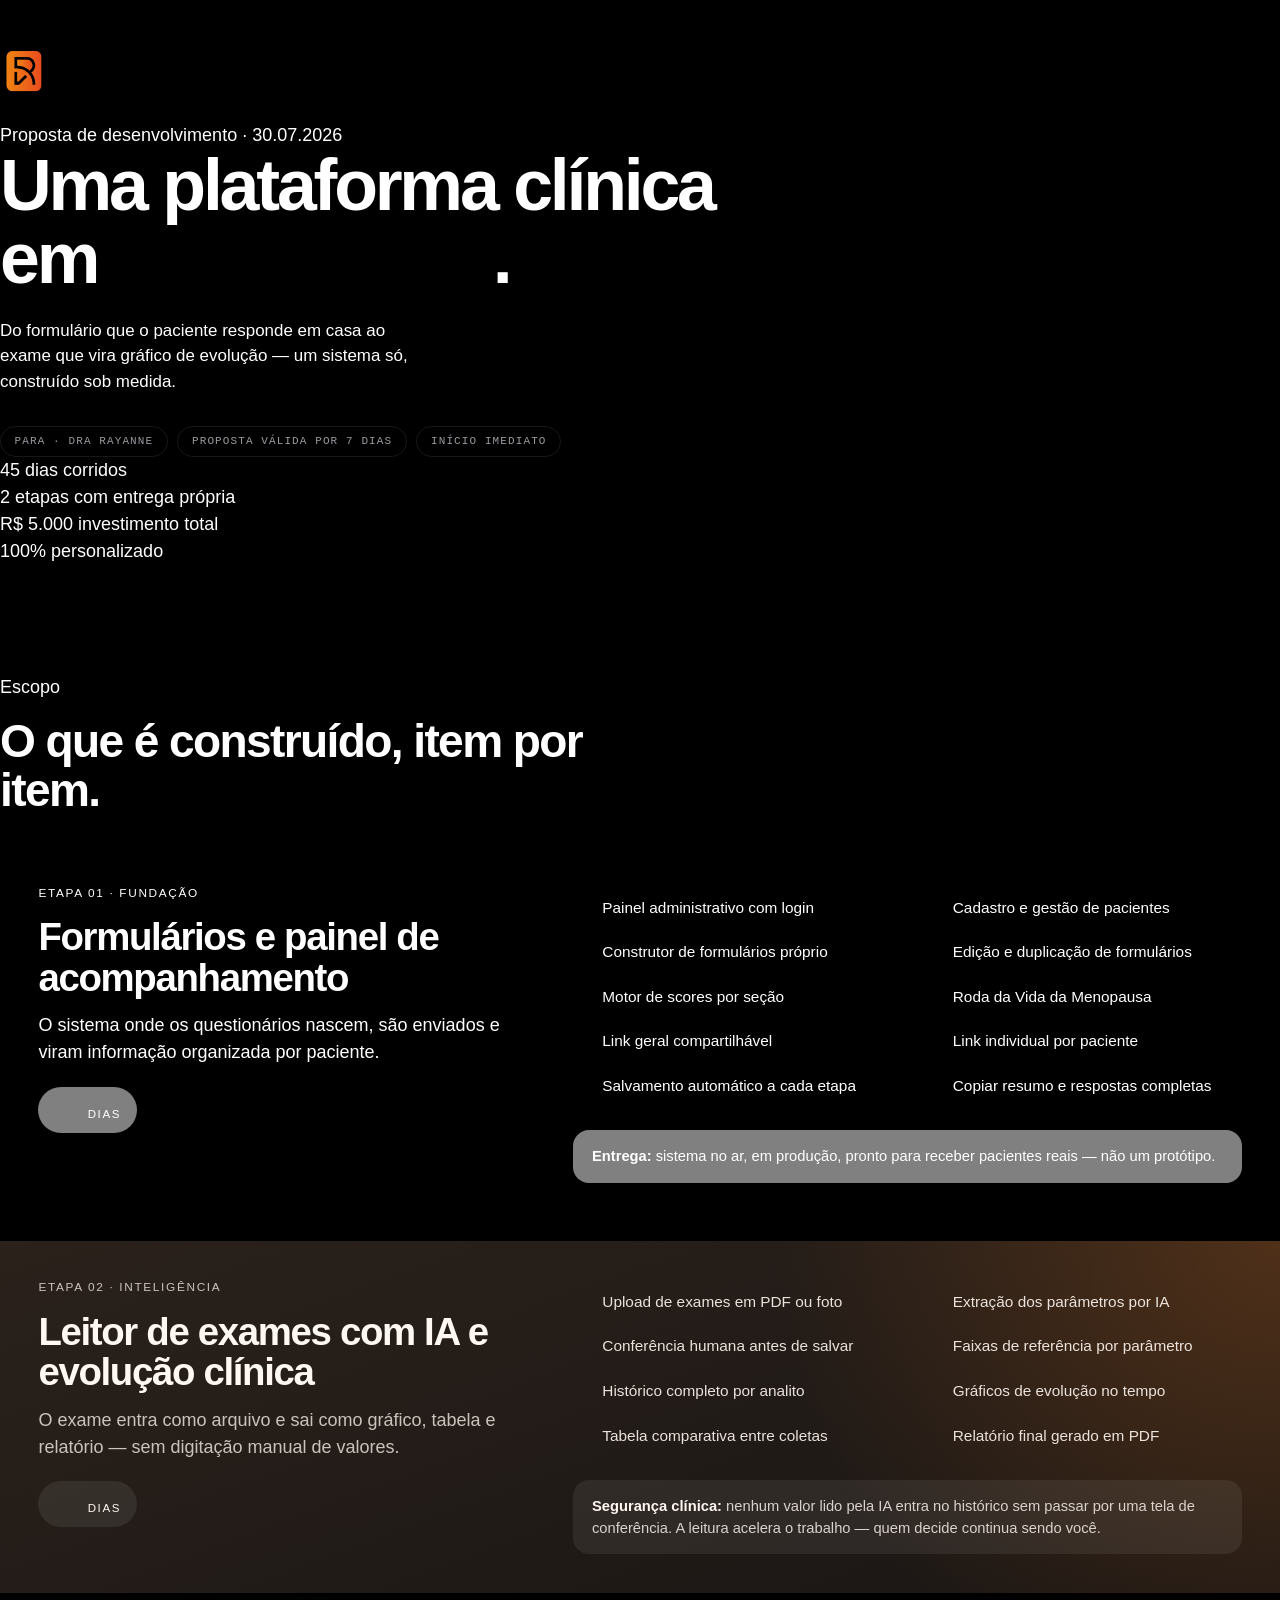
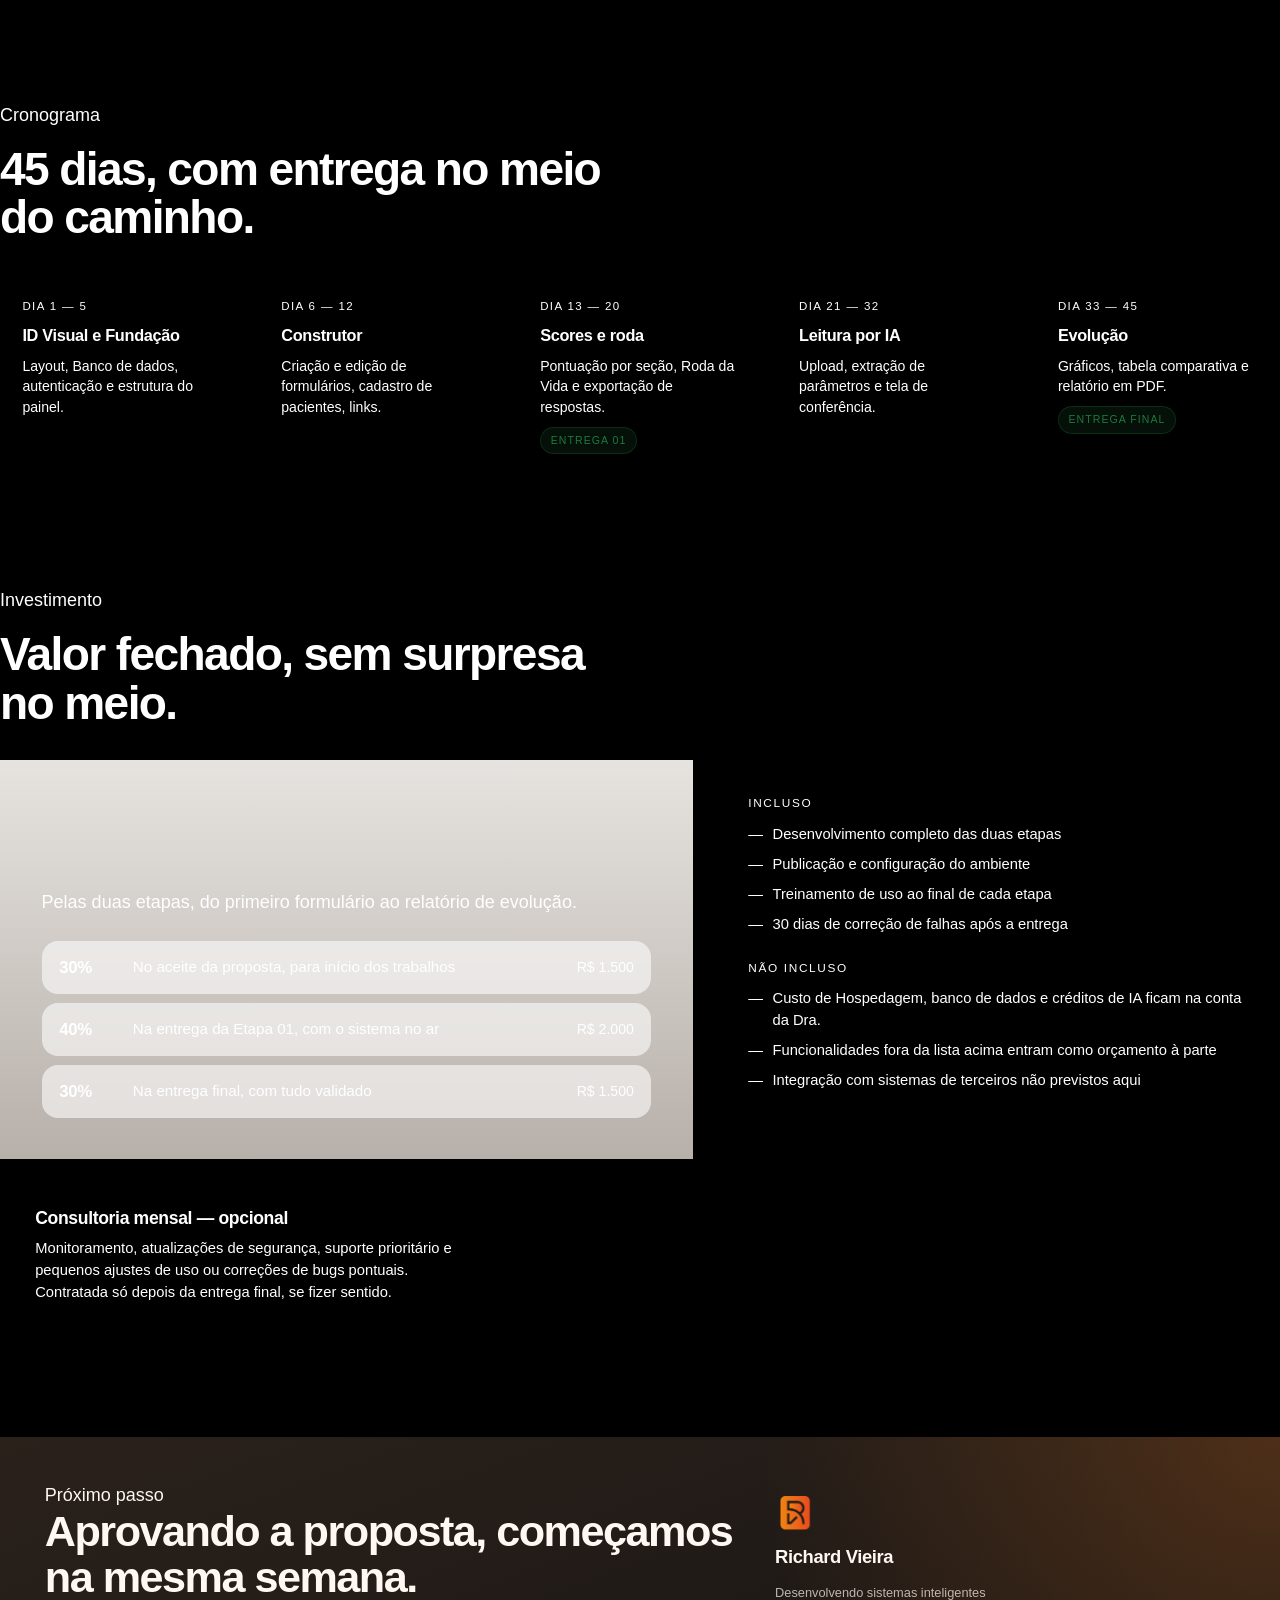
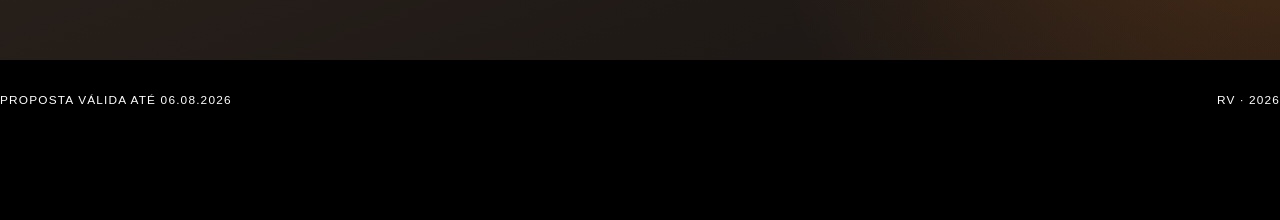
<file: proposta dra.html>
<!doctype html>
<html lang="pt-BR">

<head>
  <meta charset="utf-8" />
  <meta name="viewport" content="width=device-width, initial-scale=1" />
  <title>Proposta — Plataforma clínica em duas etapas</title>
  <meta name="description" content="Proposta de desenvolvimento: sistema de formulários com painel e leitor de exames com IA." />
  <!-- Peça comercial: fora de buscadores, mesmo com o repositório público. -->
  <meta name="robots" content="noindex, nofollow, noarchive" />
  <link rel="icon" type="image/png" href="assets/logo-gradient.png" />
  <link rel="stylesheet" href="styles.css" />
  <style>
    /* ── Ajustes da peça de proposta ─────────────────────────────
       Herda tokens, .panel, .eyebrow, .proof-strip e tipografia de styles.css.
       Espaçamentos são mais curtos que a landing: a peça vira print. */

    .section {
      padding: 3.4rem 0;
    }

    .prop-head {
      padding-top: 3.2rem;
    }

    .prop-mark {
      width: 3.1rem;
      margin-bottom: 1.8rem;
    }

    .prop-head h1 {
      max-width: 20ch;
      font-size: clamp(2.6rem, 5.6vw, 4.6rem);
      line-height: 1.02;
      letter-spacing: -0.045em;
    }

    .prop-head h1 span {
      background: var(--accent-gradient);
      -webkit-background-clip: text;
      background-clip: text;
      color: transparent;
    }

    .prop-lede {
      max-width: 46ch;
      margin-top: 1.4rem;
      font-size: 1.06rem;
      color: var(--text-soft);
    }

    .prop-meta {
      display: flex;
      flex-wrap: wrap;
      gap: 0.6rem;
      margin-top: 2rem;
    }

    /* ── Seções ───────────────────────────────────────────────── */

    .prop-title {
      display: grid;
      gap: 1rem;
      max-width: 62ch;
      margin-bottom: 2rem;
    }

    .prop-title h2 {
      font-size: clamp(1.9rem, 3.6vw, 2.9rem);
      line-height: 1.06;
      letter-spacing: -0.035em;
    }

    .reading {
      display: grid;
      grid-template-columns: repeat(2, minmax(0, 1fr));
      gap: 1.5rem;
      padding: 2.4rem;
    }

    .reading p {
      margin: 0;
      font-size: 1.02rem;
      color: var(--text-soft);
    }

    .reading strong {
      color: var(--text);
    }

    /* ── Etapas ───────────────────────────────────────────────── */

    .stages {
      display: grid;
      gap: 1.25rem;
    }

    .stage {
      display: grid;
      grid-template-columns: minmax(0, 0.85fr) minmax(0, 1.15fr);
      gap: 2.5rem;
      padding: 2.4rem;
      align-items: start;
    }

    .stage-lead {
      display: grid;
      gap: 0.9rem;
      align-content: start;
    }

    .stage-index {
      font-family: var(--font-mono);
      font-size: 0.74rem;
      letter-spacing: 0.14em;
      text-transform: uppercase;
      color: var(--text-muted);
    }

    .stage-lead h3 {
      font-size: clamp(1.7rem, 3vw, 2.4rem);
      line-height: 1.05;
      letter-spacing: -0.035em;
      margin: 0;
    }

    .stage-lead p {
      margin: 0;
      color: var(--text-soft);
    }

    .stage-days {
      display: inline-flex;
      align-items: baseline;
      gap: 0.5rem;
      margin-top: 0.4rem;
      padding: 0.65rem 1rem;
      border-radius: 999px;
      width: fit-content;
      background: rgba(255, 255, 255, 0.5);
      border: 1px solid var(--line);
    }

    .stage-days b {
      font-family: var(--font-mono);
      font-size: 1.5rem;
      line-height: 1;
      letter-spacing: -0.03em;
      background: var(--accent-gradient);
      -webkit-background-clip: text;
      background-clip: text;
      color: transparent;
    }

    .stage-days span {
      font-family: var(--font-mono);
      font-size: 0.72rem;
      letter-spacing: 0.14em;
      text-transform: uppercase;
      color: var(--text-muted);
    }

    /* Etapa 02 em fundo escuro, no mesmo tom de .capability-dark da landing */
    .stage-dark {
      background:
        radial-gradient(circle at top right, rgba(244, 125, 32, 0.22), transparent 38%),
        linear-gradient(160deg, #2a211b 0%, #1a1614 100%);
      color: #fff7f1;
      border-color: rgba(255, 255, 255, 0.08);
    }

    .stage-dark .stage-index,
    .stage-dark .stage-lead p {
      color: rgba(255, 247, 241, 0.76);
    }

    .stage-dark .stage-days {
      background: rgba(255, 255, 255, 0.08);
      border-color: rgba(255, 255, 255, 0.14);
    }

    .stage-dark .check-list li {
      color: rgba(255, 247, 241, 0.9);
      border-bottom-color: rgba(255, 255, 255, 0.1);
    }

    .stage-dark .stage-note {
      background: rgba(255, 255, 255, 0.07);
      border-color: rgba(255, 255, 255, 0.12);
      color: rgba(255, 247, 241, 0.82);
    }

    /* ── Checklists ───────────────────────────────────────────── */

    .check-list {
      display: grid;
      grid-template-columns: repeat(2, minmax(0, 1fr));
      gap: 0 2rem;
      margin: 0;
      padding: 0;
      list-style: none;
    }

    .check-list li {
      display: grid;
      grid-template-columns: auto 1fr;
      gap: 0.7rem;
      align-items: start;
      padding: 0.72rem 0;
      border-bottom: 1px solid var(--line);
      font-size: 0.96rem;
      line-height: 1.4;
    }

    .check-list li::before {
      content: "";
      width: 1.15rem;
      height: 1.15rem;
      margin-top: 0.12rem;
      border-radius: 50%;
      background: var(--accent-gradient);
      box-shadow: 0 6px 14px -8px rgba(229, 83, 34, 0.9);
      /* checkmark recortado dentro do círculo laranja */
      -webkit-mask: url("data:image/svg+xml,%3Csvg xmlns='http://www.w3.org/2000/svg' viewBox='0 0 24 24'%3E%3Cpath d='M12 1a11 11 0 1 0 0 22 11 11 0 0 0 0-22Zm5.3 8.1-6.4 6.4a1 1 0 0 1-1.4 0l-3-3a1 1 0 1 1 1.4-1.4l2.3 2.3 5.7-5.7a1 1 0 0 1 1.4 1.4Z' fill-rule='evenodd'/%3E%3C/svg%3E") center/contain no-repeat;
      mask: url("data:image/svg+xml,%3Csvg xmlns='http://www.w3.org/2000/svg' viewBox='0 0 24 24'%3E%3Cpath d='M12 1a11 11 0 1 0 0 22 11 11 0 0 0 0-22Zm5.3 8.1-6.4 6.4a1 1 0 0 1-1.4 0l-3-3a1 1 0 1 1 1.4-1.4l2.3 2.3 5.7-5.7a1 1 0 0 1 1.4 1.4Z' fill-rule='evenodd'/%3E%3C/svg%3E") center/contain no-repeat;
    }

    .stage-note {
      grid-column: 1 / -1;
      margin-top: 1.4rem;
      padding: 0.95rem 1.2rem;
      border-radius: 1rem;
      background: rgba(255, 255, 255, 0.5);
      border: 1px solid var(--line);
      font-size: 0.92rem;
      color: var(--text-soft);
    }

    .stage-note b {
      color: var(--text);
    }

    .stage-dark .stage-note b {
      color: #fff7f1;
    }

    /* ── Cronograma ───────────────────────────────────────────── */

    .roadmap {
      display: grid;
      grid-template-columns: repeat(5, minmax(0, 1fr));
      gap: 0.9rem;
    }

    .milestone {
      padding: 1.5rem 1.4rem;
      display: grid;
      gap: 0.6rem;
      align-content: start;
    }

    .milestone small {
      font-family: var(--font-mono);
      font-size: 0.72rem;
      letter-spacing: 0.12em;
      text-transform: uppercase;
      color: var(--text-muted);
    }

    .milestone strong {
      font-size: 1.02rem;
      line-height: 1.3;
      letter-spacing: -0.02em;
    }

    .milestone p {
      margin: 0;
      font-size: 0.88rem;
      color: var(--text-muted);
      line-height: 1.45;
    }

    .milestone-flag {
      align-self: start;
      padding: 0.3rem 0.6rem;
      border-radius: 999px;
      background: rgba(43, 159, 84, 0.1);
      border: 1px solid rgba(43, 159, 84, 0.2);
      font-family: var(--font-mono);
      font-size: 0.66rem;
      letter-spacing: 0.1em;
      text-transform: uppercase;
      color: #1d7a3e;
      width: fit-content;
    }

    /* ── Investimento ─────────────────────────────────────────── */

    .invest-grid {
      display: grid;
      grid-template-columns: minmax(0, 1.1fr) minmax(0, 0.9fr);
      gap: 1.25rem;
    }

    .price-panel {
      padding: 2.6rem;
      display: grid;
      gap: 1.6rem;
      align-content: start;
      background: linear-gradient(180deg, rgba(255, 252, 248, 0.9), rgba(255, 244, 235, 0.72));
    }

    .price-value {
      font-family: var(--font-display);
      font-size: clamp(3.4rem, 7vw, 5.4rem);
      line-height: 0.92;
      letter-spacing: -0.055em;
      background: var(--accent-gradient);
      -webkit-background-clip: text;
      background-clip: text;
      color: transparent;
    }

    .price-value em {
      font-style: normal;
      font-size: 0.36em;
      letter-spacing: -0.02em;
      vertical-align: 0.42em;
      margin-right: 0.22rem;
    }

    .price-caption {
      margin: 0.5rem 0 0;
      color: var(--text-soft);
    }

    .installments {
      display: grid;
      gap: 0.6rem;
      margin: 0;
      padding: 0;
      list-style: none;
    }

    .installments li {
      display: grid;
      grid-template-columns: 3.6rem 1fr auto;
      gap: 1rem;
      align-items: center;
      padding: 0.85rem 1.1rem;
      border-radius: 1rem;
      background: rgba(255, 255, 255, 0.58);
      border: 1px solid var(--line);
    }

    .installments b {
      font-family: var(--font-mono);
      font-size: 1.05rem;
      letter-spacing: -0.02em;
      color: var(--accent-strong);
    }

    .installments span {
      font-size: 0.95rem;
      color: var(--text-soft);
    }

    .installments i {
      font-style: normal;
      font-family: var(--font-mono);
      font-size: 0.88rem;
      color: var(--text);
    }

    .terms-panel {
      padding: 2.2rem;
      display: grid;
      gap: 1.5rem;
      align-content: start;
    }

    .terms-block h4 {
      margin: 0 0 0.7rem;
      font-family: var(--font-mono);
      font-size: 0.74rem;
      letter-spacing: 0.14em;
      text-transform: uppercase;
      color: var(--text-muted);
      font-weight: 400;
    }

    .terms-block ul {
      display: grid;
      gap: 0.55rem;
      margin: 0;
      padding: 0;
      list-style: none;
    }

    .terms-block li {
      display: grid;
      grid-template-columns: auto 1fr;
      gap: 0.6rem;
      font-size: 0.92rem;
      line-height: 1.45;
      color: var(--text-soft);
    }

    .terms-block li::before {
      content: "—";
      color: var(--mist);
    }

    .maintenance {
      display: flex;
      flex-wrap: wrap;
      align-items: center;
      justify-content: space-between;
      gap: 1.2rem;
      margin-top: 1.25rem;
      padding: 1.6rem 2.2rem;
    }

    .maintenance div {
      display: grid;
      gap: 0.35rem;
    }

    .maintenance strong {
      font-size: 1.1rem;
      letter-spacing: -0.02em;
    }

    .maintenance p {
      margin: 0;
      font-size: 0.92rem;
      color: var(--text-muted);
      max-width: 52ch;
    }

    .maintenance-price {
      font-family: var(--font-mono);
      font-size: 1.5rem;
      letter-spacing: -0.03em;
      white-space: nowrap;
      background: var(--accent-gradient);
      -webkit-background-clip: text;
      background-clip: text;
      color: transparent;
    }

    /* ── Fechamento ───────────────────────────────────────────── */

    .closing {
      display: grid;
      grid-template-columns: minmax(0, 1.2fr) minmax(0, 0.8fr);
      gap: 2.5rem;
      align-items: center;
      padding: 2.8rem;
      background:
        radial-gradient(circle at top right, rgba(244, 125, 32, 0.22), transparent 40%),
        linear-gradient(160deg, #2a211b 0%, #1a1614 100%);
      color: #fff7f1;
      border-color: rgba(255, 255, 255, 0.08);
    }

    .closing h2 {
      margin: 0 0 0.9rem;
      font-size: clamp(1.8rem, 3.4vw, 2.7rem);
      line-height: 1.06;
      letter-spacing: -0.035em;
    }

    .closing p {
      margin: 0;
      color: rgba(255, 247, 241, 0.78);
      max-width: 44ch;
    }

    .closing .eyebrow {
      color: var(--orange-300);
    }

    .signature {
      display: grid;
      gap: 0.75rem;
      justify-items: start;
    }

    .signature img {
      width: 2.6rem;
    }

    .signature strong {
      font-size: 1.15rem;
      letter-spacing: -0.02em;
    }

    .signature span {
      font-family: var(--font-mono);
      font-size: 0.8rem;
      color: rgba(255, 247, 241, 0.7);
    }

    .prop-foot {
      display: flex;
      flex-wrap: wrap;
      justify-content: space-between;
      gap: 1rem;
      padding: 2rem 0 3.5rem;
      font-family: var(--font-mono);
      font-size: 0.74rem;
      letter-spacing: 0.1em;
      text-transform: uppercase;
      color: var(--text-muted);
    }

    /* ── Responsivo ───────────────────────────────────────────── */

    @media (max-width: 960px) {
      .stage,
      .invest-grid,
      .closing,
      .reading {
        grid-template-columns: 1fr;
        gap: 1.8rem;
      }

      .roadmap {
        grid-template-columns: repeat(2, minmax(0, 1fr));
      }
    }

    @media (max-width: 620px) {
      .check-list,
      .roadmap {
        grid-template-columns: 1fr;
      }

      .stage,
      .price-panel,
      .closing {
        padding: 1.8rem;
      }
    }
  </style>
</head>

<body>
  <div class="site-shell">
    <div class="ambient ambient-a"></div>
    <div class="ambient ambient-b"></div>

    <main>
      <!-- ─── Cabeçalho ─────────────────────────────────────── -->
      <header class="section prop-head">
        <div class="container">
          <img class="prop-mark" src="assets/logo-gradient.png" alt="Marca R" />

          <div class="eyebrow">Proposta de desenvolvimento · 30.07.2026</div>
          <h1>Uma plataforma clínica em <span>duas etapas</span>.</h1>

          <p class="prop-lede">
            Do formulário que o paciente responde em casa ao exame que vira gráfico de evolução —
            um sistema só, construído sob medida.
          </p>

          <div class="prop-meta">
            <!-- TROCAR: nome da médica / clínica -->
            <span class="tag">Para · Dra Rayanne</span>
            <span class="tag">Proposta válida por 7 dias</span>
            <span class="tag tag-live">Início imediato</span>
          </div>

          <div class="proof-strip">
            <div class="proof-item">
              <span class="proof-value">45</span>
              <span class="proof-label">dias corridos</span>
            </div>
            <div class="proof-item">
              <span class="proof-value">2</span>
              <span class="proof-label">etapas com entrega própria</span>
            </div>
            <div class="proof-item">
              <span class="proof-value">R$ 5.000</span>
              <span class="proof-label">investimento total</span>
            </div>
            <div class="proof-item">
              <span class="proof-value">100%</span>
              <span class="proof-label">personalizado</span>
            </div>
          </div>
        </div>
      </header>

      <!-- ─── Etapas ────────────────────────────────────────── -->
      <section class="section">
        <div class="container">
          <div class="prop-title">
            <div class="eyebrow">Escopo</div>
            <h2>O que é construído, item por item.</h2>
          </div>

          <div class="stages">
            <!-- Etapa 01 -->
            <article class="panel stage">
              <div class="stage-lead">
                <span class="stage-index">Etapa 01 · Fundação</span>
                <h3>Formulários e painel de acompanhamento</h3>
                <p>
                  O sistema onde os questionários nascem, são enviados e viram informação organizada
                  por paciente.
                </p>
                <div class="stage-days">
                  <b>20</b>
                  <span>dias</span>
                </div>
              </div>

              <div>
                <ul class="check-list">
                  <li>Painel administrativo com login</li>
                  <li>Cadastro e gestão de pacientes</li>
                  <li>Construtor de formulários próprio</li>
                  <li>Edição e duplicação de formulários</li>
                  <li>Motor de scores por seção</li>
                  <li>Roda da Vida da Menopausa</li>
                  <li>Link geral compartilhável</li>
                  <li>Link individual por paciente</li>
                  <li>Salvamento automático a cada etapa</li>
                  <li>Copiar resumo e respostas completas</li>
                </ul>

                <div class="stage-note">
                  <b>Entrega:</b> sistema no ar, em produção, pronto para receber pacientes reais —
                  não um protótipo.
                </div>
              </div>
            </article>

            <!-- Etapa 02 -->
            <article class="panel stage stage-dark">
              <div class="stage-lead">
                <span class="stage-index">Etapa 02 · Inteligência</span>
                <h3>Leitor de exames com IA e evolução clínica</h3>
                <p>
                  O exame entra como arquivo e sai como gráfico, tabela e relatório — sem digitação
                  manual de valores.
                </p>
                <div class="stage-days">
                  <b>25</b>
                  <span>dias</span>
                </div>
              </div>

              <div>
                <ul class="check-list">
                  <li>Upload de exames em PDF ou foto</li>
                  <li>Extração dos parâmetros por IA</li>
                  <li>Conferência humana antes de salvar</li>
                  <li>Faixas de referência por parâmetro</li>
                  <li>Histórico completo por analito</li>
                  <li>Gráficos de evolução no tempo</li>
                  <li>Tabela comparativa entre coletas</li>
                  <li>Relatório final gerado em PDF</li>
                </ul>

                <div class="stage-note">
                  <b>Segurança clínica:</b> nenhum valor lido pela IA entra no histórico sem passar
                  por uma tela de conferência. A leitura acelera o trabalho — quem decide continua
                  sendo você.
                </div>
              </div>
            </article>
          </div>
        </div>
      </section>

      <!-- ─── Cronograma ────────────────────────────────────── -->
      <section class="section">
        <div class="container">
          <div class="prop-title">
            <div class="eyebrow">Cronograma</div>
            <h2>45 dias, com entrega no meio do caminho.</h2>
          </div>

          <div class="roadmap">
            <article class="panel milestone">
              <small>Dia 1 — 5</small>
              <strong>ID Visual e Fundação</strong>
              <p>Layout, Banco de dados, autenticação e estrutura do painel.</p>
            </article>

            <article class="panel milestone">
              <small>Dia 6 — 12</small>
              <strong>Construtor</strong>
              <p>Criação e edição de formulários, cadastro de pacientes, links.</p>
            </article>

            <article class="panel milestone">
              <small>Dia 13 — 20</small>
              <strong>Scores e roda</strong>
              <p>Pontuação por seção, Roda da Vida e exportação de respostas.</p>
              <span class="milestone-flag">Entrega 01</span>
            </article>

            <article class="panel milestone">
              <small>Dia 21 — 32</small>
              <strong>Leitura por IA</strong>
              <p>Upload, extração de parâmetros e tela de conferência.</p>
            </article>

            <article class="panel milestone">
              <small>Dia 33 — 45</small>
              <strong>Evolução</strong>
              <p>Gráficos, tabela comparativa e relatório em PDF.</p>
              <span class="milestone-flag">Entrega final</span>
            </article>
          </div>
        </div>
      </section>

      <!-- ─── Investimento ──────────────────────────────────── -->
      <section class="section">
        <div class="container">
          <div class="prop-title">
            <div class="eyebrow">Investimento</div>
            <h2>Valor fechado, sem surpresa no meio.</h2>
          </div>

          <div class="invest-grid">
            <div class="panel price-panel">
              <div>
                <div class="price-value"><em>R$</em>5.000</div>
                <p class="price-caption">
                  Pelas duas etapas, do primeiro formulário ao relatório de evolução.
                </p>
              </div>

              <ul class="installments">
                <li>
                  <b>30%</b>
                  <span>No aceite da proposta, para início dos trabalhos</span>
                  <i>R$ 1.500</i>
                </li>
                <li>
                  <b>40%</b>
                  <span>Na entrega da Etapa 01, com o sistema no ar</span>
                  <i>R$ 2.000</i>
                </li>
                <li>
                  <b>30%</b>
                  <span>Na entrega final, com tudo validado</span>
                  <i>R$ 1.500</i>
                </li>
              </ul>
            </div>

            <div class="panel terms-panel">
              <div class="terms-block">
                <h4>Incluso</h4>
                <ul>
                  <li>Desenvolvimento completo das duas etapas</li>
                  <li>Publicação e configuração do ambiente</li>
                  <li>Treinamento de uso ao final de cada etapa</li>
                  <li>30 dias de correção de falhas após a entrega</li>
                </ul>
              </div>

              <div class="terms-block">
                <h4>Não incluso</h4>
                <ul>
                  <li>Custo de Hospedagem, banco de dados e créditos de IA ficam na conta da Dra.</li>
                  <li>Funcionalidades fora da lista acima entram como orçamento à parte</li>
                  <li>Integração com sistemas de terceiros não previstos aqui</li>
                </ul>
              </div>
            </div>
          </div>

          <div class="panel maintenance">
            <div>
              <strong>Consultoria mensal — opcional</strong>
              <p>
                Monitoramento, atualizações de segurança, suporte prioritário e pequenos ajustes de
                uso ou correções de bugs pontuais. Contratada só depois da entrega final, se fizer sentido.
              </p>
            </div>
            <span class="maintenance-price">R$ 490/mês</span>
          </div>
        </div>
      </section>

      <!-- ─── Fechamento ────────────────────────────────────── -->
      <section class="section">
        <div class="container">
          <div class="panel closing">
            <div>
              <div class="eyebrow">Próximo passo</div>
              <h2>Aprovando a proposta, começamos na mesma semana.</h2>
              
            </div>

            <div class="signature">
              <img src="assets/logo-gradient.png" alt="" aria-hidden="true" />
              <strong>Richard Vieira</strong>
              <span>Desenvolvendo sistemas inteligentes</span>
              </div>
          </div>

          <div class="prop-foot">
            <span>Proposta válida até 06.08.2026</span>
            <span>RV · 2026</span>
          </div>
        </div>
      </section>
    </main>
  </div>
</body>

</html>
</file>
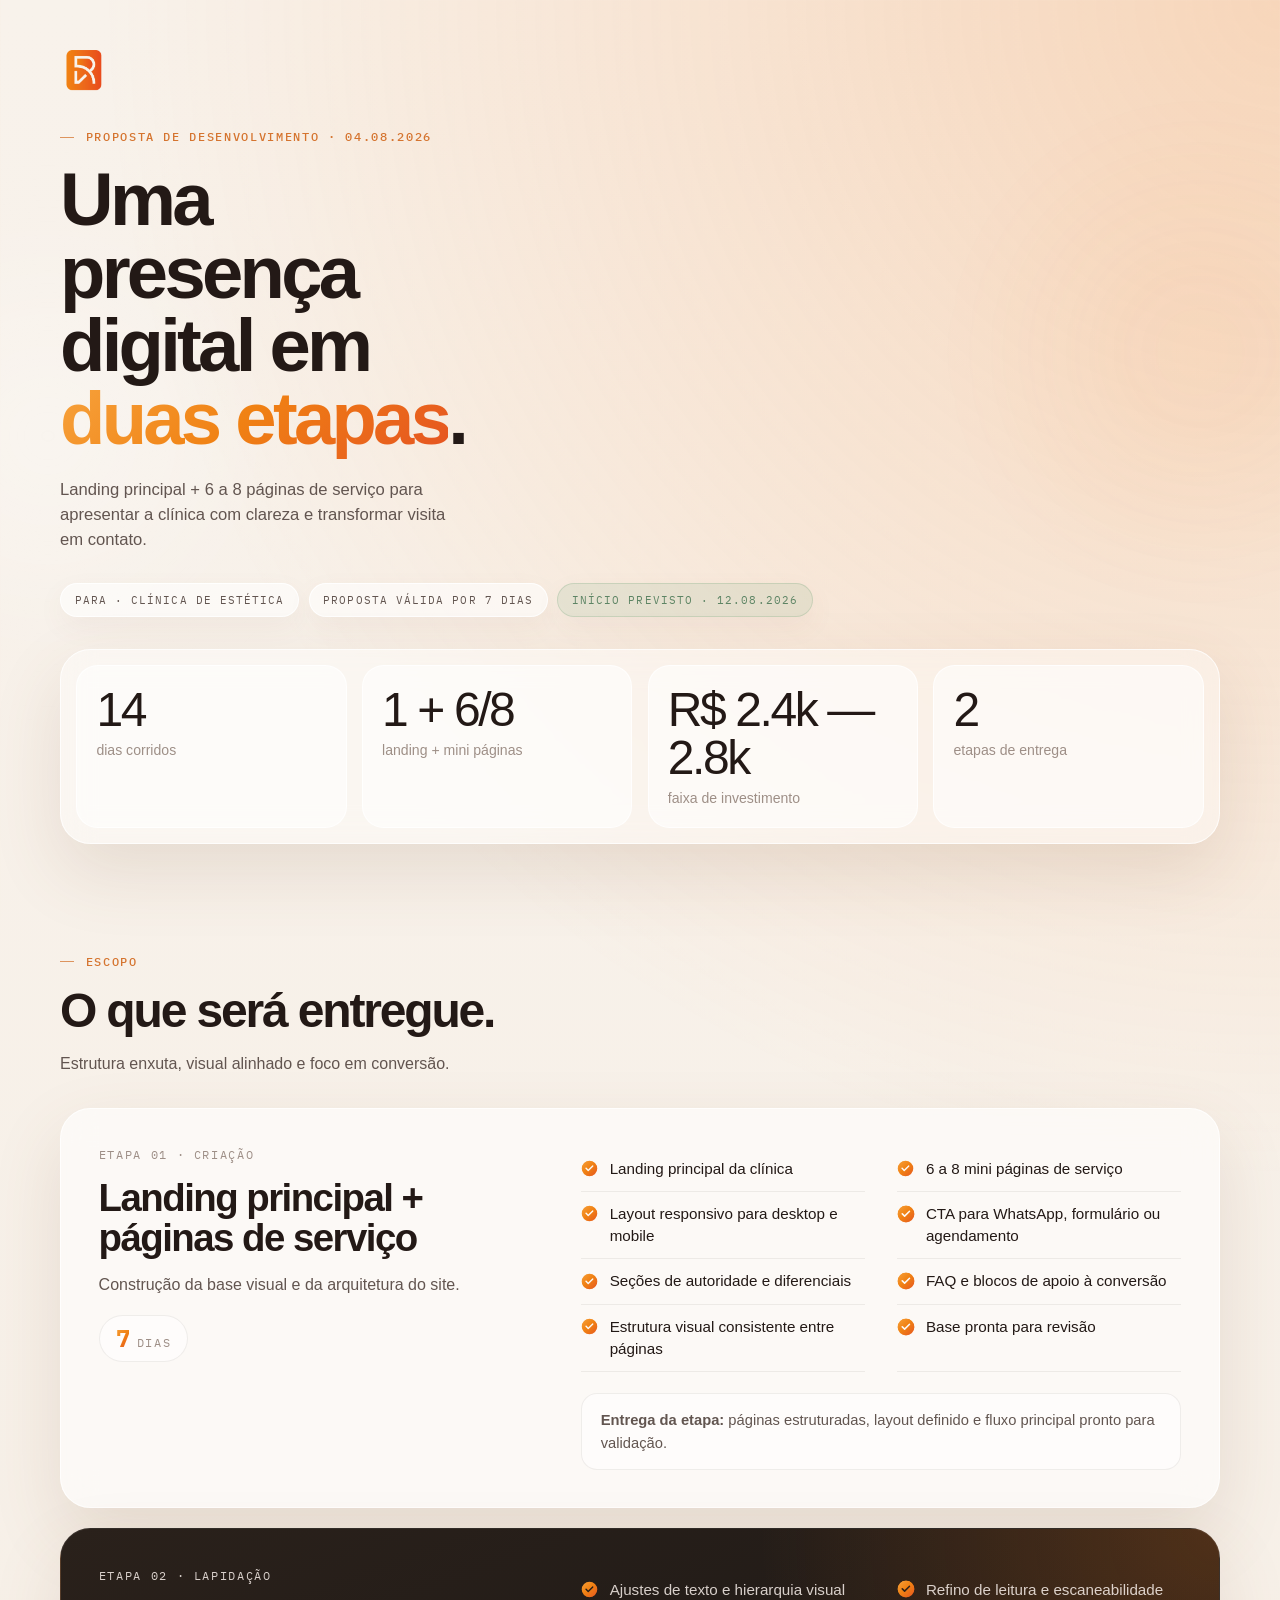
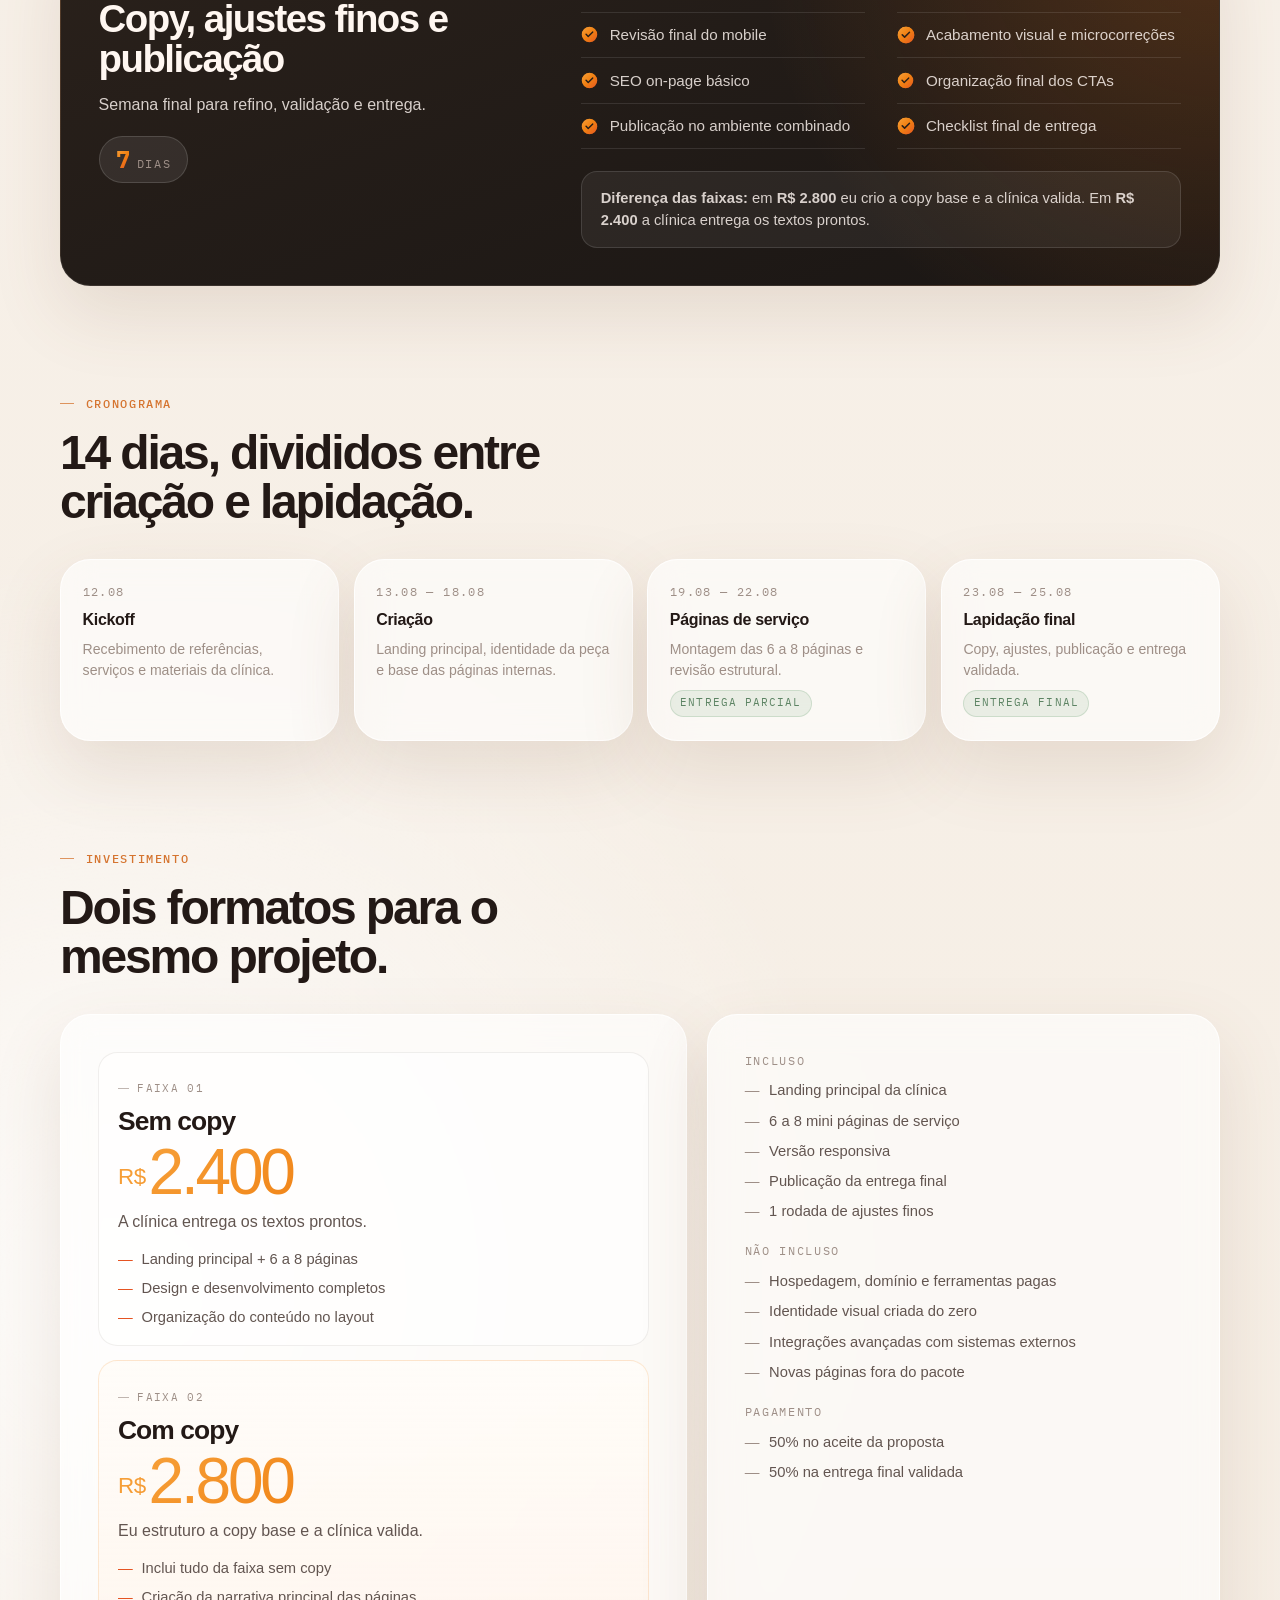
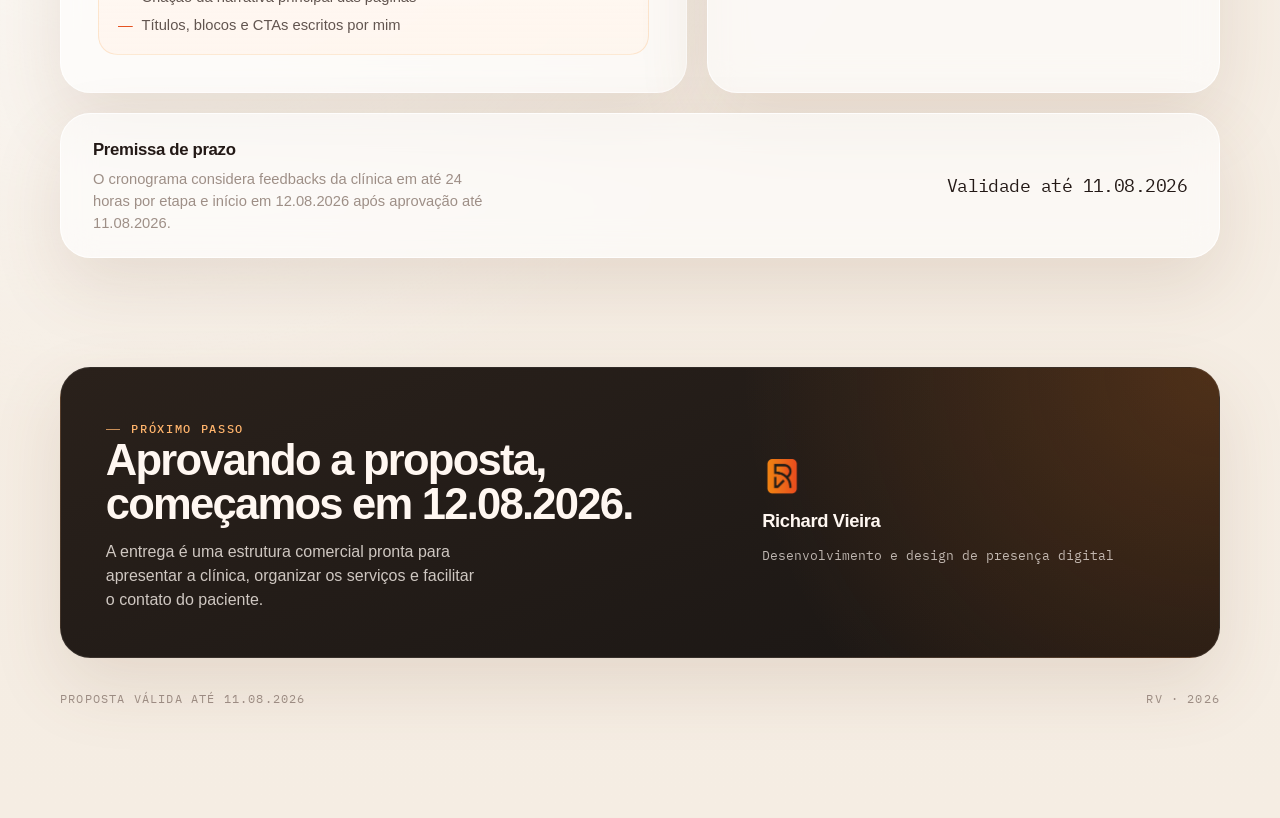
<file: proposta-clinica-estetica.html>
<!doctype html>
<html lang="pt-BR">

<head>
  <meta charset="utf-8" />
  <meta name="viewport" content="width=device-width, initial-scale=1" />
  <title>Proposta — Landing page + site institucional para clínica de estética</title>
  <meta
    name="description"
    content="Proposta comercial para desenvolvimento de landing page principal e mini páginas de serviços para clínica de estética."
  />
  <meta name="robots" content="noindex, nofollow, noarchive" />
  <link rel="icon" type="image/png" href="assets/logo-gradient.png" />
  <link rel="preconnect" href="https://api.fontshare.com" />
  <link rel="preconnect" href="https://cdn.fontshare.com" crossorigin />
  <link rel="preconnect" href="https://fonts.googleapis.com" />
  <link rel="preconnect" href="https://fonts.gstatic.com" crossorigin />
  <link rel="stylesheet" href="https://api.fontshare.com/v2/css?f%5B%5D=switzer@300,400,500,600,700&display=swap" />
  <link rel="stylesheet" href="https://fonts.googleapis.com/css2?family=IBM+Plex+Mono:wght@400;500&display=swap" />
  <style>
    :root {
      --bg: #f6efe7;
      --bg-strong: #fbf8f4;
      --panel: rgba(255, 255, 255, 0.6);
      --panel-strong: rgba(255, 255, 255, 0.78);
      --text: #231916;
      --text-soft: #625550;
      --text-muted: #9e8f87;
      --line: rgba(73, 49, 40, 0.08);
      --line-strong: rgba(73, 49, 40, 0.14);
      --accent: #f08113;
      --accent-strong: #e55322;
      --accent-gradient: linear-gradient(135deg, #f7a33d 0%, #f08113 48%, #e55322 100%);
      --green-bg: rgba(102, 153, 111, 0.12);
      --green-line: rgba(102, 153, 111, 0.22);
      --green-text: #5d8464;
      --shadow: 0 28px 70px rgba(129, 87, 60, 0.14);
      --radius: 1.9rem;
      --radius-sm: 1rem;
      --font-display: "Switzer", "Helvetica Neue", -apple-system, BlinkMacSystemFont, sans-serif;
      --font-body: "Switzer", "Helvetica Neue", -apple-system, BlinkMacSystemFont, sans-serif;
      --font-mono: "IBM Plex Mono", ui-monospace, SFMono-Regular, Menlo, monospace;
      --page: 1160px;
    }

    * {
      box-sizing: border-box;
    }

    html {
      background: var(--bg);
      -webkit-text-size-adjust: 100%;
      scroll-behavior: smooth;
    }

    body {
      margin: 0;
      min-width: 320px;
      background:
        radial-gradient(circle at top right, rgba(244, 125, 32, 0.24), transparent 28%),
        radial-gradient(circle at 10% 72%, rgba(255, 255, 255, 0.82), transparent 24%),
        linear-gradient(180deg, #f8f2eb 0%, #f5ede3 100%);
      color: var(--text);
      font-family: var(--font-body);
      font-size: 1rem;
      line-height: 1.5;
      -webkit-font-smoothing: antialiased;
      -moz-osx-font-smoothing: grayscale;
    }

    img {
      display: block;
      max-width: 100%;
      height: auto;
    }

    a {
      color: inherit;
      text-decoration: none;
    }

    .site-shell {
      position: relative;
      overflow: hidden;
    }

    .ambient {
      position: fixed;
      inset: auto auto 0 0;
      width: 30rem;
      height: 30rem;
      border-radius: 50%;
      pointer-events: none;
      filter: blur(48px);
      opacity: 0.4;
      z-index: 0;
    }

    .ambient-a {
      top: 7rem;
      right: -10rem;
      left: auto;
      background: radial-gradient(circle, rgba(244, 125, 32, 0.22), transparent 70%);
    }

    .ambient-b {
      bottom: 14rem;
      left: -12rem;
      background: radial-gradient(circle, rgba(255, 255, 255, 0.8), transparent 70%);
    }

    main {
      position: relative;
      z-index: 1;
    }

    .container {
      width: min(calc(100% - 2rem), var(--page));
      margin: 0 auto;
    }

    .section {
      padding: 3.4rem 0;
    }

    .prop-head {
      padding-top: 3.1rem;
    }

    .prop-mark {
      width: 3.1rem;
      margin-bottom: 1.8rem;
    }

    .eyebrow {
      display: inline-flex;
      align-items: center;
      gap: 0.7rem;
      font-family: var(--font-mono);
      font-size: 0.74rem;
      font-weight: 500;
      letter-spacing: 0.14em;
      text-transform: uppercase;
      color: #d5742f;
    }

    .eyebrow::before {
      content: "";
      width: 0.9rem;
      height: 1px;
      background: currentColor;
      opacity: 0.75;
    }

    h1,
    h2,
    h3,
    h4,
    strong {
      font-family: var(--font-display);
    }

    .prop-head h1 {
      max-width: 11ch;
      margin: 1.15rem 0 0;
      font-size: clamp(2.7rem, 5.8vw, 4.85rem);
      line-height: 0.98;
      letter-spacing: -0.05em;
    }

    .prop-head h1 span,
    .price-value,
    .stage-days b,
    .offer-price {
      background: var(--accent-gradient);
      -webkit-background-clip: text;
      background-clip: text;
      color: transparent;
    }

    .prop-lede {
      max-width: 42ch;
      margin-top: 1.4rem;
      font-size: 1.04rem;
      color: var(--text-soft);
    }

    .prop-meta {
      display: flex;
      flex-wrap: wrap;
      gap: 0.6rem;
      margin-top: 1.9rem;
    }

    .tag {
      display: inline-flex;
      align-items: center;
      min-height: 2.1rem;
      padding: 0.45rem 0.85rem;
      border-radius: 999px;
      background: rgba(255, 255, 255, 0.58);
      border: 1px solid rgba(255, 255, 255, 0.85);
      box-shadow: 0 10px 28px rgba(130, 90, 65, 0.06);
      font-family: var(--font-mono);
      font-size: 0.67rem;
      letter-spacing: 0.1em;
      text-transform: uppercase;
      color: var(--text-soft);
    }

    .tag-live {
      background: var(--green-bg);
      border-color: var(--green-line);
      color: var(--green-text);
    }

    .proof-strip {
      display: grid;
      grid-template-columns: repeat(4, minmax(0, 1fr));
      gap: 0.95rem;
      margin-top: 2rem;
      padding: 0.95rem;
      border-radius: 1.9rem;
      background: rgba(255, 255, 255, 0.38);
      border: 1px solid rgba(255, 255, 255, 0.74);
      box-shadow: var(--shadow);
      backdrop-filter: blur(16px);
      -webkit-backdrop-filter: blur(16px);
    }

    .proof-item {
      padding: 1.25rem 1.2rem 1.1rem;
      border-radius: 1.35rem;
      background: rgba(255, 255, 255, 0.56);
      border: 1px solid rgba(255, 255, 255, 0.78);
    }

    .proof-value {
      display: block;
      font-size: clamp(1.8rem, 4vw, 3rem);
      line-height: 1;
      letter-spacing: -0.05em;
    }

    .proof-label {
      display: block;
      margin-top: 0.4rem;
      font-size: 0.88rem;
      color: var(--text-muted);
    }

    .prop-title {
      display: grid;
      gap: 1rem;
      max-width: 54ch;
      margin-bottom: 2rem;
    }

    .prop-title h2 {
      margin: 0;
      font-size: clamp(1.95rem, 3.8vw, 3rem);
      line-height: 1.02;
      letter-spacing: -0.045em;
    }

    .prop-title p {
      margin: 0;
      color: var(--text-soft);
    }

    .panel {
      border: 1px solid rgba(255, 255, 255, 0.78);
      border-radius: var(--radius);
      background: var(--panel);
      box-shadow: var(--shadow);
      backdrop-filter: blur(16px);
      -webkit-backdrop-filter: blur(16px);
    }

    .stages {
      display: grid;
      gap: 1.25rem;
    }

    .stage {
      display: grid;
      grid-template-columns: minmax(0, 0.85fr) minmax(0, 1.15fr);
      gap: 2.4rem;
      padding: 2.35rem;
      align-items: start;
    }

    .stage-dark {
      background:
        radial-gradient(circle at top right, rgba(244, 125, 32, 0.22), transparent 38%),
        linear-gradient(160deg, #2a211b 0%, #1a1614 100%);
      color: #fff7f1;
      border-color: rgba(255, 255, 255, 0.08);
    }

    .stage-lead {
      display: grid;
      gap: 0.9rem;
      align-content: start;
    }

    .stage-index {
      font-family: var(--font-mono);
      font-size: 0.74rem;
      letter-spacing: 0.14em;
      text-transform: uppercase;
      color: var(--text-muted);
    }

    .stage-lead h3 {
      margin: 0;
      font-size: clamp(1.7rem, 3vw, 2.4rem);
      line-height: 1.04;
      letter-spacing: -0.04em;
    }

    .stage-lead p {
      margin: 0;
      color: var(--text-soft);
    }

    .stage-days {
      display: inline-flex;
      align-items: baseline;
      gap: 0.5rem;
      width: fit-content;
      margin-top: 0.25rem;
      padding: 0.62rem 1rem;
      border-radius: 999px;
      background: rgba(255, 255, 255, 0.5);
      border: 1px solid var(--line);
    }

    .stage-days b {
      font-family: var(--font-mono);
      font-size: 1.5rem;
      line-height: 1;
      letter-spacing: -0.03em;
    }

    .stage-days span {
      font-family: var(--font-mono);
      font-size: 0.72rem;
      letter-spacing: 0.14em;
      text-transform: uppercase;
      color: var(--text-muted);
    }

    .stage-dark .stage-index,
    .stage-dark .stage-lead p,
    .stage-dark .check-list li,
    .stage-dark .stage-note {
      color: rgba(255, 247, 241, 0.82);
    }

    .stage-dark .stage-days {
      background: rgba(255, 255, 255, 0.08);
      border-color: rgba(255, 255, 255, 0.14);
    }

    .stage-dark .check-list li {
      border-bottom-color: rgba(255, 255, 255, 0.1);
    }

    .stage-dark .stage-note {
      background: rgba(255, 255, 255, 0.06);
      border-color: rgba(255, 255, 255, 0.12);
    }

    .check-list {
      display: grid;
      grid-template-columns: repeat(2, minmax(0, 1fr));
      gap: 0 2rem;
      margin: 0;
      padding: 0;
      list-style: none;
    }

    .check-list li {
      display: grid;
      grid-template-columns: auto 1fr;
      gap: 0.7rem;
      align-items: start;
      padding: 0.72rem 0;
      border-bottom: 1px solid var(--line);
      font-size: 0.95rem;
      line-height: 1.42;
      color: var(--text);
    }

    .check-list li::before {
      content: "";
      width: 1.1rem;
      height: 1.1rem;
      margin-top: 0.12rem;
      border-radius: 50%;
      background: var(--accent-gradient);
      box-shadow: 0 6px 14px -8px rgba(229, 83, 34, 0.9);
      -webkit-mask: url("data:image/svg+xml,%3Csvg xmlns='http://www.w3.org/2000/svg' viewBox='0 0 24 24'%3E%3Cpath d='M12 1a11 11 0 1 0 0 22 11 11 0 0 0 0-22Zm5.3 8.1-6.4 6.4a1 1 0 0 1-1.4 0l-3-3a1 1 0 1 1 1.4-1.4l2.3 2.3 5.7-5.7a1 1 0 0 1 1.4 1.4Z' fill-rule='evenodd'/%3E%3C/svg%3E") center/contain no-repeat;
      mask: url("data:image/svg+xml,%3Csvg xmlns='http://www.w3.org/2000/svg' viewBox='0 0 24 24'%3E%3Cpath d='M12 1a11 11 0 1 0 0 22 11 11 0 0 0 0-22Zm5.3 8.1-6.4 6.4a1 1 0 0 1-1.4 0l-3-3a1 1 0 1 1 1.4-1.4l2.3 2.3 5.7-5.7a1 1 0 0 1 1.4 1.4Z' fill-rule='evenodd'/%3E%3C/svg%3E") center/contain no-repeat;
    }

    .stage-note {
      grid-column: 1 / -1;
      margin-top: 1.35rem;
      padding: 0.95rem 1.18rem;
      border-radius: 1rem;
      background: rgba(255, 255, 255, 0.5);
      border: 1px solid var(--line);
      font-size: 0.92rem;
      color: var(--text-soft);
    }

    .stage-note b {
      color: inherit;
    }

    .roadmap {
      display: grid;
      grid-template-columns: repeat(4, minmax(0, 1fr));
      gap: 0.9rem;
    }

    .milestone {
      padding: 1.45rem 1.35rem;
      display: grid;
      gap: 0.6rem;
      align-content: start;
    }

    .milestone small {
      font-family: var(--font-mono);
      font-size: 0.72rem;
      letter-spacing: 0.12em;
      text-transform: uppercase;
      color: var(--text-muted);
    }

    .milestone strong {
      font-size: 1rem;
      line-height: 1.25;
      letter-spacing: -0.02em;
    }

    .milestone p {
      margin: 0;
      font-size: 0.88rem;
      line-height: 1.45;
      color: var(--text-muted);
    }

    .milestone-flag {
      align-self: start;
      width: fit-content;
      padding: 0.3rem 0.6rem;
      border-radius: 999px;
      background: var(--green-bg);
      border: 1px solid var(--green-line);
      font-family: var(--font-mono);
      font-size: 0.66rem;
      letter-spacing: 0.1em;
      text-transform: uppercase;
      color: var(--green-text);
    }

    .invest-grid {
      display: grid;
      grid-template-columns: minmax(0, 1.1fr) minmax(0, 0.9fr);
      gap: 1.25rem;
    }

    .price-panel,
    .terms-panel {
      padding: 2.3rem;
      display: grid;
      gap: 1.25rem;
      align-content: start;
    }

    .offers {
      display: grid;
      gap: 0.9rem;
    }

    .offer-card {
      padding: 1.2rem 1.2rem 1.1rem;
      border-radius: 1.2rem;
      background: rgba(255, 255, 255, 0.54);
      border: 1px solid var(--line);
    }

    .offer-card-featured {
      background: linear-gradient(180deg, rgba(255, 252, 248, 0.9), rgba(255, 244, 235, 0.72));
      border-color: rgba(240, 129, 19, 0.16);
    }

    .offer-index {
      display: inline-flex;
      align-items: center;
      gap: 0.5rem;
      font-family: var(--font-mono);
      font-size: 0.7rem;
      letter-spacing: 0.12em;
      text-transform: uppercase;
      color: var(--text-muted);
    }

    .offer-index::before {
      content: "";
      width: 0.7rem;
      height: 1px;
      background: currentColor;
      opacity: 0.65;
    }

    .offer-card h3 {
      margin: 0.7rem 0 0;
      font-size: 1.65rem;
      line-height: 1.05;
      letter-spacing: -0.035em;
    }

    .offer-price {
      margin-top: 0.45rem;
      font-family: var(--font-display);
      font-size: clamp(2.8rem, 5vw, 4rem);
      line-height: 0.92;
      letter-spacing: -0.05em;
    }

    .offer-price em {
      font-style: normal;
      font-size: 0.35em;
      letter-spacing: -0.02em;
      vertical-align: 0.42em;
      margin-right: 0.18rem;
    }

    .offer-card p {
      margin: 0.55rem 0 0;
      color: var(--text-soft);
    }

    .offer-list {
      display: grid;
      gap: 0.5rem;
      margin: 0.9rem 0 0;
      padding: 0;
      list-style: none;
    }

    .offer-list li {
      display: grid;
      grid-template-columns: auto 1fr;
      gap: 0.55rem;
      font-size: 0.92rem;
      line-height: 1.42;
      color: var(--text-soft);
    }

    .offer-list li::before {
      content: "—";
      color: var(--accent-strong);
    }

    .terms-block h4 {
      margin: 0 0 0.7rem;
      font-family: var(--font-mono);
      font-size: 0.74rem;
      font-weight: 400;
      letter-spacing: 0.14em;
      text-transform: uppercase;
      color: var(--text-muted);
    }

    .terms-block ul {
      display: grid;
      gap: 0.55rem;
      margin: 0;
      padding: 0;
      list-style: none;
    }

    .terms-block li {
      display: grid;
      grid-template-columns: auto 1fr;
      gap: 0.6rem;
      font-size: 0.92rem;
      line-height: 1.45;
      color: var(--text-soft);
    }

    .terms-block li::before {
      content: "—";
      color: var(--text-muted);
    }

    .maintenance {
      display: flex;
      flex-wrap: wrap;
      align-items: center;
      justify-content: space-between;
      gap: 1.2rem;
      margin-top: 1.25rem;
      padding: 1.45rem 2rem;
    }

    .maintenance div {
      display: grid;
      gap: 0.35rem;
    }

    .maintenance strong {
      font-size: 1.05rem;
      letter-spacing: -0.02em;
    }

    .maintenance p {
      margin: 0;
      max-width: 48ch;
      font-size: 0.92rem;
      color: var(--text-muted);
    }

    .maintenance-price {
      font-family: var(--font-mono);
      font-size: 1.15rem;
      letter-spacing: -0.03em;
      white-space: nowrap;
      color: var(--text);
    }

    .closing {
      display: grid;
      grid-template-columns: minmax(0, 1.2fr) minmax(0, 0.8fr);
      gap: 2.4rem;
      align-items: center;
      padding: 2.8rem;
      background:
        radial-gradient(circle at top right, rgba(244, 125, 32, 0.22), transparent 40%),
        linear-gradient(160deg, #2a211b 0%, #1a1614 100%);
      color: #fff7f1;
      border-color: rgba(255, 255, 255, 0.08);
    }

    .closing h2 {
      margin: 0 0 0.85rem;
      font-size: clamp(1.85rem, 3.4vw, 2.8rem);
      line-height: 1.02;
      letter-spacing: -0.04em;
    }

    .closing p {
      margin: 0;
      max-width: 42ch;
      color: rgba(255, 247, 241, 0.78);
    }

    .closing .eyebrow {
      color: #ffb46c;
    }

    .signature {
      display: grid;
      gap: 0.75rem;
      justify-items: start;
    }

    .signature img {
      width: 2.6rem;
    }

    .signature strong {
      font-size: 1.15rem;
      letter-spacing: -0.02em;
    }

    .signature span {
      font-family: var(--font-mono);
      font-size: 0.8rem;
      color: rgba(255, 247, 241, 0.7);
    }

    .prop-foot {
      display: flex;
      flex-wrap: wrap;
      justify-content: space-between;
      gap: 1rem;
      padding: 2rem 0 3.5rem;
      font-family: var(--font-mono);
      font-size: 0.74rem;
      letter-spacing: 0.1em;
      text-transform: uppercase;
      color: var(--text-muted);
    }

    @media (max-width: 960px) {
      .stage,
      .invest-grid,
      .closing {
        grid-template-columns: 1fr;
        gap: 1.8rem;
      }

      .proof-strip,
      .roadmap {
        grid-template-columns: repeat(2, minmax(0, 1fr));
      }
    }

    @media (max-width: 620px) {
      .container {
        width: min(calc(100% - 1.1rem), var(--page));
      }

      .section {
        padding: 2.8rem 0;
      }

      .prop-head {
        padding-top: 2.4rem;
      }

      .prop-mark {
        width: 2.6rem;
        margin-bottom: 1.35rem;
      }

      .eyebrow {
        font-size: 0.68rem;
        letter-spacing: 0.12em;
      }

      .prop-head h1 {
        max-width: 10ch;
        margin-top: 0.95rem;
        font-size: clamp(2.35rem, 10vw, 3.3rem);
      }

      .prop-lede {
        margin-top: 1rem;
        font-size: 0.94rem;
      }

      .prop-meta {
        gap: 0.45rem;
        margin-top: 1.35rem;
      }

      .tag {
        min-height: 1.95rem;
        padding: 0.38rem 0.75rem;
        font-size: 0.62rem;
      }

      .proof-strip {
        gap: 0.7rem;
        margin-top: 1.35rem;
        padding: 0.7rem;
        border-radius: 1.45rem;
      }

      .proof-item {
        padding: 1rem 0.95rem 0.9rem;
        border-radius: 1rem;
      }

      .proof-value {
        font-size: 1.7rem;
      }

      .proof-label {
        margin-top: 0.32rem;
        font-size: 0.8rem;
      }

      .prop-title {
        gap: 0.75rem;
        margin-bottom: 1.35rem;
      }

      .prop-title h2 {
        font-size: clamp(1.8rem, 8vw, 2.35rem);
      }

      .prop-title p {
        font-size: 0.92rem;
      }

      .check-list,
      .proof-strip,
      .roadmap {
        grid-template-columns: 1fr;
      }

      .stage,
      .price-panel,
      .terms-panel,
      .closing {
        padding: 1.45rem;
      }

      .stage {
        gap: 1.35rem;
      }

      .stage-lead {
        gap: 0.7rem;
      }

      .stage-lead h3 {
        font-size: 1.75rem;
      }

      .stage-lead p,
      .stage-note,
      .offer-card p,
      .terms-block li,
      .maintenance p,
      .closing p {
        font-size: 0.9rem;
      }

      .check-list li {
        gap: 0.58rem;
        padding: 0.62rem 0;
        font-size: 0.9rem;
      }

      .stage-note {
        margin-top: 1rem;
        padding: 0.85rem 0.95rem;
      }

      .milestone {
        padding: 1.15rem 1.05rem;
      }

      .milestone strong {
        font-size: 0.96rem;
      }

      .milestone p {
        font-size: 0.84rem;
      }

      .offer-card {
        padding: 1rem;
      }

      .offer-card h3 {
        font-size: 1.45rem;
      }

      .offer-price {
        font-size: 2.45rem;
      }

      .offer-list li {
        font-size: 0.88rem;
      }

      .terms-panel {
        gap: 1.15rem;
      }

      .maintenance {
        padding: 1.2rem 1.35rem;
      }

      .maintenance strong,
      .closing h2 {
        font-size: 1.7rem;
      }

      .signature strong {
        font-size: 1rem;
      }

      .signature span,
      .maintenance-price,
      .prop-foot {
        font-size: 0.72rem;
      }

      .maintenance {
        gap: 0.8rem;
      }

      .prop-foot {
        padding: 1.4rem 0 2.5rem;
        letter-spacing: 0.08em;
      }
    }
  </style>
</head>

<body>
  <div class="site-shell">
    <div class="ambient ambient-a"></div>
    <div class="ambient ambient-b"></div>

    <main>
      <header class="section prop-head">
        <div class="container">
          <img class="prop-mark" src="assets/logo-gradient.png" alt="Marca R" />

          <div class="eyebrow">Proposta de desenvolvimento · 04.08.2026</div>
          <h1>Uma presença digital em <span>duas etapas</span>.</h1>

          <p class="prop-lede">
            Landing principal + 6 a 8 páginas de serviço para apresentar a clínica com clareza
            e transformar visita em contato.
          </p>

          <div class="prop-meta">
            <span class="tag">Para · Clínica de estética</span>
            <span class="tag">Proposta válida por 7 dias</span>
            <span class="tag tag-live">Início previsto · 12.08.2026</span>
          </div>

          <div class="proof-strip">
            <div class="proof-item">
              <span class="proof-value">14</span>
              <span class="proof-label">dias corridos</span>
            </div>
            <div class="proof-item">
              <span class="proof-value">1 + 6/8</span>
              <span class="proof-label">landing + mini páginas</span>
            </div>
            <div class="proof-item">
              <span class="proof-value">R$ 2.4k — 2.8k</span>
              <span class="proof-label">faixa de investimento</span>
            </div>
            <div class="proof-item">
              <span class="proof-value">2</span>
              <span class="proof-label">etapas de entrega</span>
            </div>
          </div>
        </div>
      </header>

      <section class="section">
        <div class="container">
          <div class="prop-title">
            <div class="eyebrow">Escopo</div>
            <h2>O que será entregue.</h2>
            <p>Estrutura enxuta, visual alinhado e foco em conversão.</p>
          </div>

          <div class="stages">
            <article class="panel stage">
              <div class="stage-lead">
                <span class="stage-index">Etapa 01 · Criação</span>
                <h3>Landing principal + páginas de serviço</h3>
                <p>Construção da base visual e da arquitetura do site.</p>
                <div class="stage-days">
                  <b>7</b>
                  <span>dias</span>
                </div>
              </div>

              <div>
                <ul class="check-list">
                  <li>Landing principal da clínica</li>
                  <li>6 a 8 mini páginas de serviço</li>
                  <li>Layout responsivo para desktop e mobile</li>
                  <li>CTA para WhatsApp, formulário ou agendamento</li>
                  <li>Seções de autoridade e diferenciais</li>
                  <li>FAQ e blocos de apoio à conversão</li>
                  <li>Estrutura visual consistente entre páginas</li>
                  <li>Base pronta para revisão</li>
                </ul>

                <div class="stage-note">
                  <b>Entrega da etapa:</b> páginas estruturadas, layout definido e fluxo principal
                  pronto para validação.
                </div>
              </div>
            </article>

            <article class="panel stage stage-dark">
              <div class="stage-lead">
                <span class="stage-index">Etapa 02 · Lapidação</span>
                <h3>Copy, ajustes finos e publicação</h3>
                <p>Semana final para refino, validação e entrega.</p>
                <div class="stage-days">
                  <b>7</b>
                  <span>dias</span>
                </div>
              </div>

              <div>
                <ul class="check-list">
                  <li>Ajustes de texto e hierarquia visual</li>
                  <li>Refino de leitura e escaneabilidade</li>
                  <li>Revisão final do mobile</li>
                  <li>Acabamento visual e microcorreções</li>
                  <li>SEO on-page básico</li>
                  <li>Organização final dos CTAs</li>
                  <li>Publicação no ambiente combinado</li>
                  <li>Checklist final de entrega</li>
                </ul>

                <div class="stage-note">
                  <b>Diferença das faixas:</b> em <b>R$ 2.800</b> eu crio a copy base e a clínica
                  valida. Em <b>R$ 2.400</b> a clínica entrega os textos prontos.
                </div>
              </div>
            </article>
          </div>
        </div>
      </section>

      <section class="section">
        <div class="container">
          <div class="prop-title">
            <div class="eyebrow">Cronograma</div>
            <h2>14 dias, divididos entre criação e lapidação.</h2>
          </div>

          <div class="roadmap">
            <article class="panel milestone">
              <small>12.08</small>
              <strong>Kickoff</strong>
              <p>Recebimento de referências, serviços e materiais da clínica.</p>
            </article>

            <article class="panel milestone">
              <small>13.08 — 18.08</small>
              <strong>Criação</strong>
              <p>Landing principal, identidade da peça e base das páginas internas.</p>
            </article>

            <article class="panel milestone">
              <small>19.08 — 22.08</small>
              <strong>Páginas de serviço</strong>
              <p>Montagem das 6 a 8 páginas e revisão estrutural.</p>
              <span class="milestone-flag">Entrega parcial</span>
            </article>

            <article class="panel milestone">
              <small>23.08 — 25.08</small>
              <strong>Lapidação final</strong>
              <p>Copy, ajustes, publicação e entrega validada.</p>
              <span class="milestone-flag">Entrega final</span>
            </article>
          </div>
        </div>
      </section>

      <section class="section">
        <div class="container">
          <div class="prop-title">
            <div class="eyebrow">Investimento</div>
            <h2>Dois formatos para o mesmo projeto.</h2>
          </div>

          <div class="invest-grid">
            <div class="panel price-panel">
              <div class="offers">
                <article class="offer-card">
                  <span class="offer-index">Faixa 01</span>
                  <h3>Sem copy</h3>
                  <div class="offer-price"><em>R$</em>2.400</div>
                  <p>A clínica entrega os textos prontos.</p>
                  <ul class="offer-list">
                    <li>Landing principal + 6 a 8 páginas</li>
                    <li>Design e desenvolvimento completos</li>
                    <li>Organização do conteúdo no layout</li>
                  </ul>
                </article>

                <article class="offer-card offer-card-featured">
                  <span class="offer-index">Faixa 02</span>
                  <h3>Com copy</h3>
                  <div class="offer-price"><em>R$</em>2.800</div>
                  <p>Eu estruturo a copy base e a clínica valida.</p>
                  <ul class="offer-list">
                    <li>Inclui tudo da faixa sem copy</li>
                    <li>Criação da narrativa principal das páginas</li>
                    <li>Títulos, blocos e CTAs escritos por mim</li>
                  </ul>
                </article>
              </div>
            </div>

            <div class="panel terms-panel">
              <div class="terms-block">
                <h4>Incluso</h4>
                <ul>
                  <li>Landing principal da clínica</li>
                  <li>6 a 8 mini páginas de serviço</li>
                  <li>Versão responsiva</li>
                  <li>Publicação da entrega final</li>
                  <li>1 rodada de ajustes finos</li>
                </ul>
              </div>

              <div class="terms-block">
                <h4>Não incluso</h4>
                <ul>
                  <li>Hospedagem, domínio e ferramentas pagas</li>
                  <li>Identidade visual criada do zero</li>
                  <li>Integrações avançadas com sistemas externos</li>
                  <li>Novas páginas fora do pacote</li>
                </ul>
              </div>

              <div class="terms-block">
                <h4>Pagamento</h4>
                <ul>
                  <li>50% no aceite da proposta</li>
                  <li>50% na entrega final validada</li>
                </ul>
              </div>
            </div>
          </div>

          <div class="panel maintenance">
            <div>
              <strong>Premissa de prazo</strong>
              <p>
                O cronograma considera feedbacks da clínica em até 24 horas por etapa e início em
                12.08.2026 após aprovação até 11.08.2026.
              </p>
            </div>
            <span class="maintenance-price">Validade até 11.08.2026</span>
          </div>
        </div>
      </section>

      <section class="section">
        <div class="container">
          <div class="panel closing">
            <div>
              <div class="eyebrow">Próximo passo</div>
              <h2>Aprovando a proposta, começamos em 12.08.2026.</h2>
              <p>
                A entrega é uma estrutura comercial pronta para apresentar a clínica, organizar os
                serviços e facilitar o contato do paciente.
              </p>
            </div>

            <div class="signature">
              <img src="assets/logo-gradient.png" alt="" aria-hidden="true" />
              <strong>Richard Vieira</strong>
              <span>Desenvolvimento e design de presença digital</span>
            </div>
          </div>

          <div class="prop-foot">
            <span>Proposta válida até 11.08.2026</span>
            <span>RV · 2026</span>
          </div>
        </div>
      </section>
    </main>
  </div>
</body>

</html>
</file>
<file: styles.css>
/* ============================================================
   RV — FORJA
   A void where the only light is molten.
   Structure borrowed from Dala's discipline (pure black, scale
   over weight, no containers). Light borrowed from RV's own
   gradient — the color temperature of heated steel.
   ============================================================ */

/* ---------- 1. Tokens ---------- */

:root {
  /* Surface — the void is the design. There are no panels. */
  --void: #000000;
  --void-lift: #08080a;

  /* Type */
  --bone: #ffffff;
  --silver: #c6c6cb;
  --ash: #9a9aa2;
  /* Recessive, but still 4.5:1 on the void — these carry the mono labels. */
  --dim: #74747d;

  /* Light — RV's identity, used as emission not as fill */
  --ember: #f08113;
  --ember-lo: #f8a23b;
  --ember-hi: #e94d1d;
  --flame: linear-gradient(135deg, #f8a23b 0%, #f08113 48%, #e94d1d 100%);

  /* A single cold accent, for instrumentation only */
  --signal: #3ddbd9;

  /* Hairlines — the only structure allowed */
  --rule: rgba(255, 255, 255, 0.09);
  --rule-strong: rgba(255, 255, 255, 0.16);

  /* Type families */
  --sans: 'Switzer', 'Helvetica Neue', -apple-system, BlinkMacSystemFont, sans-serif;
  --mono: 'IBM Plex Mono', ui-monospace, 'SF Mono', Menlo, monospace;

  /* Fluid type scale — Dala's steps, made responsive */
  --t-display: clamp(3.25rem, 8.6vw, 7.06rem);   /* 113px */
  --t-heading-lg: clamp(2.5rem, 5.8vw, 4.875rem); /* 78px */
  --t-heading: clamp(2rem, 3.6vw, 3rem);          /* 48px */
  --t-heading-sm: clamp(1.75rem, 2.9vw, 2.625rem);/* 42px */
  --t-subheading: clamp(1.5rem, 2.4vw, 2.25rem);  /* 36px */
  --t-heading-xs: 1.6875rem;                      /* 27px */
  --t-body: 1.125rem;                             /* 18px */
  --t-nav: 0.875rem;                              /* 14px */
  --t-caption: 0.75rem;                           /* 12px */

  /* Rhythm — 6px base, Dala's unit */
  --s-6: 6px;
  --s-12: 12px;
  --s-18: 18px;
  --s-24: 24px;
  --s-30: 30px;
  --s-36: 36px;
  --s-60: 60px;
  --s-96: 96px;
  --s-120: 120px;

  --page: 1280px;
  --gutter: clamp(1.5rem, 5vw, 3.5rem);
  /* Editorial breathing room, capped to the 60–120px Dala rhythm. */
  --section: clamp(4.5rem, 8vw, 7.5rem);

  --r: 24px;
  --r-full: 9999px;

  --ease: cubic-bezier(0.16, 1, 0.3, 1);
  --ease-io: cubic-bezier(0.65, 0, 0.35, 1);
  --loader-progress: 0;
}

/* ---------- 2. Reset & base ---------- */

*,
*::before,
*::after { box-sizing: border-box; }

* { margin: 0; padding: 0; }

html {
  background: var(--void);
  scroll-behavior: smooth;
  -webkit-text-size-adjust: 100%;
}

body {
  background: var(--void);
  color: var(--bone);
  font-family: var(--sans);
  font-size: var(--t-body);
  font-weight: 300;
  line-height: 1.5;
  overflow-x: hidden;
  -webkit-font-smoothing: antialiased;
  -moz-osx-font-smoothing: grayscale;
  font-feature-settings: 'ss01' on;
}

img { display: block; max-width: 100%; height: auto; }
a { color: inherit; text-decoration: none; }
button { font: inherit; color: inherit; background: none; border: 0; }

::selection { background: var(--ember); color: #000; }

:focus-visible {
  outline: 2px solid var(--ember);
  outline-offset: 4px;
  border-radius: 2px;
}

/* ---------- 3. Loader ---------- */

html.is-loading,
html.is-loading body {
  overflow: hidden;
}

.loader {
  position: fixed;
  inset: 0;
  z-index: 100;
  display: none;
  overflow: hidden;
  background: #000;
  opacity: 1;
  visibility: visible;
  transition: opacity 0.7s var(--ease), visibility 0s linear 0.7s;
}

.js .loader { display: grid; }

.js:not(.is-loading) .loader {
  opacity: 0;
  visibility: hidden;
  pointer-events: none;
}

.loader::before {
  content: '';
  position: absolute;
  inset: 18% 24%;
  border-radius: 50%;
  background: radial-gradient(circle, rgba(240, 129, 19, 0.13), transparent 66%);
  filter: blur(64px);
  transform: scale(var(--loader-glow-scale, 0.72));
  opacity: var(--loader-glow-opacity, 0.28);
  transition: transform 0.5s var(--ease), opacity 0.5s var(--ease);
}

.loader__frame {
  position: relative;
  width: 100%;
  min-height: 100%;
  padding: clamp(1.5rem, 5vw, 3.5rem);
  display: grid;
  grid-template-rows: 1fr auto auto;
  gap: 1.15rem;
}

.loader__brand {
  position: relative;
  place-self: center;
  display: inline-flex;
  align-items: center;
  gap: 1rem;
  animation: loader-breathe 1.8s var(--ease-io) infinite;
}

.loader__brand::before,
.loader__brand::after {
  content: '';
  position: absolute;
  inset: 50% auto auto 50%;
  z-index: -1;
  background: linear-gradient(90deg, transparent, var(--rule-strong), transparent);
  opacity: 0.7;
}

.loader__brand::before {
  width: min(52vw, 32rem);
  height: 1px;
  transform: translate(-50%, -50%);
}

.loader__brand::after {
  width: 1px;
  height: min(36vh, 18rem);
  background: linear-gradient(transparent, var(--rule-strong), transparent);
  transform: translate(-50%, -50%);
}

.loader__mark {
  width: clamp(2.75rem, 5vw, 3.375rem);
  filter: drop-shadow(0 0 24px rgba(240, 129, 19, 0.38));
}

.loader__word {
  font-size: clamp(2.5rem, 6vw, 4.5rem);
  font-weight: 400;
  line-height: 0.8;
  letter-spacing: -0.06em;
}

.loader__readout {
  display: flex;
  align-items: flex-end;
  justify-content: space-between;
  gap: 1rem;
  font-family: var(--mono);
  font-size: 0.6875rem;
  letter-spacing: 0.16em;
  text-transform: uppercase;
}

.loader__label { color: var(--dim); }

.loader__value {
  color: var(--bone);
  font-size: clamp(1.25rem, 2.5vw, 2rem);
  font-variant-numeric: tabular-nums;
  letter-spacing: -0.04em;
  line-height: 0.8;
}

.loader__track {
  position: relative;
  height: 1px;
  overflow: hidden;
  background: var(--rule);
}

.loader__fill {
  position: absolute;
  inset: 0;
  background: linear-gradient(90deg, var(--ember-hi), var(--ember-lo), #fff);
  box-shadow: 0 0 16px rgba(240, 129, 19, 0.7);
  transform: scaleX(var(--loader-progress));
  transform-origin: left;
  transition: transform 0.55s var(--ease);
}

@keyframes loader-breathe {
  0%, 100% { opacity: 0.72; transform: scale(0.985); }
  50% { opacity: 1; transform: scale(1); }
}

/* ---------- 4. Atmosphere ---------- */

.atmosphere {
  position: fixed;
  inset: 0;
  z-index: 0;
  pointer-events: none;
}

#forge-canvas {
  position: absolute;
  inset: 0;
  width: 100%;
  height: 100%;
  display: block;
}

/* Vignette — pulls the eye to center, deepens the void at the edges */
.atmosphere::after {
  content: '';
  position: absolute;
  inset: 0;
  background:
    radial-gradient(ellipse 48% 58% at 76% 45%, rgba(240, 129, 19, 0.035), transparent 70%),
    radial-gradient(ellipse 120% 90% at 58% 44%, transparent 28%, rgba(0, 0, 0, 0.58) 80%, #000 100%);
}

/* Film grain — keeps large black fields from banding, adds tooth */
.grain {
  position: fixed;
  inset: -50%;
  z-index: 2;
  pointer-events: none;
  opacity: 0.035;
  background-image: url("data:image/svg+xml,%3Csvg xmlns='http://www.w3.org/2000/svg' width='220' height='220'%3E%3Cfilter id='n'%3E%3CfeTurbulence type='fractalNoise' baseFrequency='0.85' numOctaves='3' stitchTiles='stitch'/%3E%3C/filter%3E%3Crect width='100%25' height='100%25' filter='url(%23n)'/%3E%3C/svg%3E");
  animation: grain 6s steps(6) infinite;
  will-change: transform;
}

@keyframes grain {
  0%   { transform: translate(0, 0); }
  16%  { transform: translate(-3%, -2%); }
  33%  { transform: translate(2%, -4%); }
  50%  { transform: translate(-2%, 3%); }
  66%  { transform: translate(3%, 1%); }
  83%  { transform: translate(-1%, -3%); }
  100% { transform: translate(0, 0); }
}

.shell {
  position: relative;
  z-index: 1;
}

/* ---------- 4. Layout primitives ---------- */

.wrap {
  width: 100%;
  max-width: var(--page);
  margin-inline: auto;
  padding-inline: var(--gutter);
}

.section { padding-block: var(--section); }

/* The nav is fixed, so a raw anchor jump parks the heading underneath it. */
section[id],
main[id] { scroll-margin-top: clamp(5.5rem, 11vh, 7.5rem); }

/* A hairline is the only divider that exists here */
.rule {
  height: 1px;
  background: var(--rule);
  border: 0;
}

/* ---------- 5. Typography ---------- */

/* Hierarchy comes from scale and tracking, never from weight. */
.display,
.h-lg,
.h,
.h-sm {
  font-weight: 400;
  line-height: 1.04;
  letter-spacing: -0.04em;
  text-wrap: balance;
}

.display { font-size: var(--t-display); }
.h-lg    { font-size: var(--t-heading-lg); }
.h       { font-size: var(--t-heading); line-height: 1.08; }
.h-sm    { font-size: var(--t-heading-sm); line-height: 1.1; }

.lede {
  font-size: clamp(1.0625rem, 1.4vw, 1.25rem);
  font-weight: 200;
  line-height: 1.55;
  color: var(--silver);
  max-width: 46ch;
  letter-spacing: -0.005em;
}

/* The particle field sits behind every section. A tight black halo on running
   copy is invisible against the void but guarantees contrast wherever the
   field happens to drift. */
.lede,
.head__lede,
.who__body p,
.cap__body p,
.work__desc,
.readout__v,
.stat__k,
.footer__link {
  text-shadow: 0 0 22px rgba(0, 0, 0, 0.95), 0 0 7px rgba(0, 0, 0, 0.85);
}

.display,
.h-lg,
.h,
.h-sm,
.work__name,
.cap__title,
.stat__n {
  text-shadow: 0 0 34px rgba(0, 0, 0, 0.75);
}

/* Molten text — reserved for the single emphasized phrase per view */
.molten {
  background: var(--flame);
  -webkit-background-clip: text;
  background-clip: text;
  color: transparent;
}

/* Technical label. Engineering heritage, deliberately machine-like. */
.label {
  font-family: var(--mono);
  font-size: var(--t-caption);
  font-weight: 400;
  text-transform: uppercase;
  letter-spacing: 0.2em;
  color: var(--ash);
  display: inline-flex;
  align-items: center;
  gap: 0.75em;
  line-height: 1;
}

.label--ember { color: var(--ember); }

.label::before {
  content: '';
  width: 1.5em;
  height: 1px;
  background: currentColor;
  opacity: 0.55;
  flex: none;
}

.label--bare::before { display: none; }

/* Tracked-out mono runs long; at phone widths it tips the eyebrow onto a
   second line and the rule-plus-text lockup falls apart. */
@media (max-width: 640px) {
  .label { letter-spacing: 0.13em; }
  .label::before { width: 1.1em; }
}

.idx {
  font-family: var(--mono);
  font-size: var(--t-caption);
  letter-spacing: 0.14em;
  color: var(--dim);
  font-variant-numeric: tabular-nums;
}

/* ---------- 6. Buttons ---------- */

.btn {
  --btn-pad: 1.05rem 1.9rem;
  position: relative;
  display: inline-flex;
  align-items: center;
  justify-content: center;
  gap: 0.7em;
  padding: var(--btn-pad);
  border-radius: var(--r-full);
  font-family: var(--mono);
  font-size: var(--t-nav);
  font-weight: 500;
  letter-spacing: 0.04em;
  text-transform: uppercase;
  white-space: nowrap;
  isolation: isolate;
  overflow: hidden;
  transition: transform 0.5s var(--ease), box-shadow 0.5s var(--ease), color 0.4s var(--ease);
}

/* The one filled action per view. It is the brightest thing on screen. */
.btn--ember {
  color: #12060a;
  background: var(--flame);
  box-shadow: 0 0 0 rgba(240, 129, 19, 0);
}

.btn--ember::after {
  content: '';
  position: absolute;
  inset: 0;
  z-index: -1;
  background: linear-gradient(135deg, #ffc885 0%, #f8a23b 50%, #f08113 100%);
  opacity: 0;
  transition: opacity 0.45s var(--ease);
}

.btn--ember:hover {
  box-shadow: 0 0 44px -6px rgba(240, 129, 19, 0.65);
}

.btn--ember:hover::after { opacity: 1; }

/* Ghost — no container, hierarchy from type alone */
.btn--ghost {
  padding-inline: 0;
  color: var(--silver);
  gap: 0.85em;
}

.btn--ghost .btn__line {
  width: 2.25rem;
  height: 1px;
  background: currentColor;
  transition: width 0.55s var(--ease), background 0.4s;
}

.btn--ghost:hover { color: var(--bone); }
.btn--ghost:hover .btn__line { width: 3.5rem; background: var(--ember); }

.btn__arrow { transition: transform 0.5s var(--ease); }
.btn:hover .btn__arrow { transform: translate(3px, -3px); }

/* ---------- 7. Navigation ---------- */

.nav {
  position: fixed;
  inset: 0 0 auto 0;
  z-index: 60;
  padding-block: var(--s-24);
  transition: transform 0.6s var(--ease), background 0.6s, backdrop-filter 0.6s, padding 0.6s var(--ease);
}

.nav.is-stuck {
  padding-block: var(--s-12);
  background: linear-gradient(to bottom, rgba(0, 0, 0, 0.88), rgba(0, 0, 0, 0));
}

.nav.is-hidden { transform: translateY(-110%); }

.nav__inner {
  display: flex;
  align-items: center;
  justify-content: space-between;
  gap: var(--s-24);
}

.brand {
  display: inline-flex;
  align-items: center;
  gap: 0.7rem;
}

.brand__mark {
  width: 34px;
  height: 34px;
  border-radius: 9px;
  transition: transform 0.6s var(--ease), filter 0.6s var(--ease);
}

.brand:hover .brand__mark {
  transform: rotate(-8deg) scale(1.06);
  filter: drop-shadow(0 0 14px rgba(240, 129, 19, 0.7));
}

.brand__word {
  font-size: 1.15rem;
  font-weight: 500;
  letter-spacing: -0.045em;
}

.brand__sub {
  font-family: var(--mono);
  font-size: 0.625rem;
  letter-spacing: 0.24em;
  color: var(--dim);
  text-transform: uppercase;
  margin-left: 0.15rem;
  align-self: flex-end;
  padding-bottom: 0.3rem;
}

.nav__links {
  display: flex;
  gap: clamp(1.25rem, 3vw, 2.5rem);
}

.nav__link {
  position: relative;
  font-family: var(--mono);
  font-size: var(--t-nav);
  letter-spacing: 0.04em;
  text-transform: uppercase;
  color: var(--ash);
  padding-block: 0.25rem;
  transition: color 0.35s var(--ease);
}

.nav__link::after {
  content: '';
  position: absolute;
  left: 0;
  bottom: 0;
  width: 100%;
  height: 1px;
  background: var(--ember);
  transform: scaleX(0);
  transform-origin: right;
  transition: transform 0.5s var(--ease);
}

.nav__link:hover { color: var(--bone); }

.nav__link:hover::after {
  transform: scaleX(1);
  transform-origin: left;
}

.nav__cta { --btn-pad: 0.8rem 1.5rem; }

@media (max-width: 860px) {
  .nav__links { display: none; }
  .brand__sub { display: none; }
}

@media (max-width: 520px) {
  .nav__cta { display: none; }
}

/* ---------- 8. Hero ---------- */

.hero {
  position: relative;
  min-height: 100vh;
  min-height: 100svh;
  display: flex;
  flex-direction: column;
  justify-content: center;
  padding-top: clamp(6rem, 11vh, 8rem);
  padding-bottom: var(--s-60);
}

.hero__grid {
  display: grid;
  grid-template-columns: minmax(0, 1fr);
  align-items: center;
  gap: clamp(3rem, 8vw, 8rem);
}

.hero__copy {
  position: relative;
  z-index: 2;
  min-width: 0;
}

.hero__head {
  max-width: 14ch;
  font-size: clamp(3.25rem, 5.85vw, 5.3rem);
  margin-top: clamp(1.25rem, 2.6vw, 2rem);
}

.display .line {
  display: block;
  overflow: hidden;
}

.display .line > span {
  display: block;
  will-change: transform;
}

.hero__lede {
  margin-top: clamp(1.5rem, 3vw, 2.25rem);
  max-width: 44ch;
}

.hero__actions {
  display: flex;
  align-items: center;
  gap: clamp(1.25rem, 3vw, 2.5rem);
  flex-wrap: wrap;
  margin-top: clamp(2rem, 4vw, 3rem);
}

/* The canvas owns the sculpture. This column is its negative-space plinth and
   keeps the object out of the copy. */
.hero__visual {
  position: relative;
  min-height: clamp(25rem, 52vw, 42rem);
  isolation: isolate;
}

.hero__visual::before {
  content: '';
  position: absolute;
  inset: 11% 2% 10%;
  border-radius: 50%;
  background: radial-gradient(circle, rgba(240, 129, 19, 0.105), transparent 68%);
  filter: blur(54px);
  opacity: 0.72;
}

/* Instrumentation strip — reads like a machine readout, grounds the poetry */
.hero__readout {
  margin-top: auto;
  padding-top: clamp(3rem, 8vh, 5.5rem);
  display: flex;
  align-items: flex-end;
  justify-content: space-between;
  gap: var(--s-24);
  flex-wrap: wrap;
}

.readout {
  display: flex;
  gap: clamp(1.5rem, 4vw, 3.5rem);
  flex-wrap: wrap;
}

.readout__item {
  display: flex;
  flex-direction: column;
  gap: 0.4rem;
}

.readout__k {
  font-family: var(--mono);
  font-size: 0.625rem;
  letter-spacing: 0.22em;
  text-transform: uppercase;
  color: var(--dim);
}

.readout__v {
  font-size: 0.9375rem;
  font-weight: 400;
  color: var(--silver);
  letter-spacing: -0.01em;
}

.readout__v .dot {
  display: inline-block;
  width: 5px;
  height: 5px;
  border-radius: 50%;
  background: var(--signal);
  margin-right: 0.5rem;
  vertical-align: middle;
  box-shadow: 0 0 8px var(--signal);
  animation: pulse 2.4s var(--ease-io) infinite;
}

@keyframes pulse {
  0%, 100% { opacity: 1; transform: scale(1); }
  50%      { opacity: 0.4; transform: scale(0.8); }
}

.scroll-cue {
  display: inline-flex;
  align-items: center;
  gap: 0.75rem;
  font-family: var(--mono);
  font-size: 0.625rem;
  letter-spacing: 0.22em;
  text-transform: uppercase;
  color: var(--dim);
}

.scroll-cue__track {
  position: relative;
  width: 1px;
  height: 42px;
  background: var(--rule);
  overflow: hidden;
}

.scroll-cue__track::after {
  content: '';
  position: absolute;
  inset-inline: 0;
  top: -60%;
  height: 60%;
  background: linear-gradient(to bottom, transparent, var(--ember));
  animation: trickle 2.2s var(--ease-io) infinite;
}

@keyframes trickle {
  0%   { top: -60%; }
  100% { top: 100%; }
}

@media (min-width: 900px) {
  .hero__grid { grid-template-columns: minmax(0, 0.92fr) minmax(20rem, 1.08fr); }
}

@media (max-width: 899px) {
  .hero {
    min-height: auto;
    padding-top: clamp(7rem, 14vh, 8rem);
    padding-bottom: var(--s-36);
  }

  .hero__grid { gap: var(--s-12); }

  .hero__visual {
    min-height: clamp(26rem, 112vw, 34rem);
    margin-top: calc(-1 * var(--s-12));
  }

  .hero__readout { padding-top: var(--s-36); }
}

/* ---------- 9. Ticker ---------- */

.ticker {
  position: relative;
  padding-block: var(--s-24);
  border-block: 1px solid var(--rule);
  overflow: hidden;
  --fade: 12%;
  -webkit-mask-image: linear-gradient(to right, transparent, #000 var(--fade), #000 calc(100% - var(--fade)), transparent);
  mask-image: linear-gradient(to right, transparent, #000 var(--fade), #000 calc(100% - var(--fade)), transparent);
}

.ticker__row {
  display: flex;
  width: max-content;
  animation: slide 42s linear infinite;
}

.ticker:hover .ticker__row { animation-play-state: paused; }

@keyframes slide {
  to { transform: translateX(-50%); }
}

.ticker__group {
  display: flex;
  align-items: center;
  flex: none;
}

.ticker__item {
  display: inline-flex;
  align-items: center;
  gap: 1.5rem;
  padding-inline: 1.5rem;
  font-family: var(--mono);
  font-size: 0.8125rem;
  letter-spacing: 0.16em;
  text-transform: uppercase;
  color: var(--ash);
  white-space: nowrap;
  transition: color 0.4s;
}

.ticker__item::after {
  content: '';
  width: 4px;
  height: 4px;
  border-radius: 50%;
  background: var(--ember);
  opacity: 0.5;
}

.ticker__item:hover { color: var(--bone); }

.sig {
  display: flex;
  align-items: center;
  gap: 1rem;
  margin-top: 0.75rem;
  padding-top: 1.75rem;
  border-top: 1px solid var(--rule);
}

.sig__mark {
  width: 34px;
  height: 34px;
  border-radius: 9px;
  flex: none;
}

.sig__name {
  font-size: 0.9375rem;
  color: var(--bone);
  letter-spacing: -0.01em;
}

.sig__role {
  font-family: var(--mono);
  font-size: 0.6875rem;
  letter-spacing: 0.18em;
  text-transform: uppercase;
  color: var(--dim);
  display: block;
  margin-top: 0.2rem;
}

/* ---------- 10a. Who ---------- */

.who {
  display: grid;
  gap: clamp(2.5rem, 6vw, 5rem);
  align-items: center;
}

@media (min-width: 900px) {
  .who { grid-template-columns: 0.85fr 1fr; }
}

/* The portrait was graded so its studio backdrop is already near-black; the
   mask carries the rest, so he emerges from the void instead of sitting in a
   framed rectangle. No border, no shadow — same rule as everything else here. */
.who__photo img {
  width: 100%;
  border-radius: var(--r);
  -webkit-mask-image: linear-gradient(to bottom, #000 55%, rgba(0, 0, 0, 0.35) 84%, transparent 100%);
  mask-image: linear-gradient(to bottom, #000 55%, rgba(0, 0, 0, 0.35) 84%, transparent 100%);
}

.who__body {
  display: flex;
  flex-direction: column;
  gap: var(--s-24);
}

.who__body .h-sm { margin-bottom: var(--s-6); }

.who__body p {
  font-weight: 200;
  color: var(--silver);
  max-width: 46ch;
}

/* ---------- 11. Capabilities ---------- */

.cap {
  position: relative;
  display: grid;
  gap: var(--s-24) var(--s-36);
  padding-block: clamp(var(--s-36), 4.5vw, var(--s-60));
  border-top: 1px solid var(--rule);
  transition: border-color 0.6s var(--ease);
  isolation: isolate;
}

.cap:last-child { border-bottom: 1px solid var(--rule); }

/* A light source that tracks the cursor across the row */
.cap::before {
  content: '';
  position: absolute;
  inset: -1px 0 auto 0;
  height: 1px;
  background: var(--flame);
  transform: scaleX(0);
  transform-origin: left;
  transition: transform 0.75s var(--ease);
}

.cap:hover::before { transform: scaleX(1); }

.cap::after {
  content: '';
  position: absolute;
  inset: 0;
  z-index: -1;
  background: radial-gradient(420px circle at var(--mx, 50%) var(--my, 50%), rgba(240, 129, 19, 0.09), transparent 70%);
  opacity: 0;
  transition: opacity 0.6s var(--ease);
  pointer-events: none;
}

.cap:hover::after { opacity: 1; }

@media (min-width: 900px) {
  .cap {
    grid-template-columns: 5.5rem minmax(0, 1fr) minmax(0, 1.05fr);
    align-items: start;
  }
}

.cap__idx { padding-top: var(--s-12); }

.cap__title {
  font-size: var(--t-subheading);
  font-weight: 400;
  letter-spacing: -0.035em;
  line-height: 1.1;
  transition: transform 0.7s var(--ease);
}

.cap__title em {
  font-style: normal;
  display: block;
  color: var(--ash);
  transition: color 0.6s var(--ease);
}

.cap:hover .cap__title { transform: translateX(10px); }
.cap:hover .cap__title em { color: var(--ember); }

.cap__body {
  display: flex;
  flex-direction: column;
  gap: var(--s-24);
  padding-top: var(--s-6);
}

.cap__body p {
  font-weight: 200;
  color: var(--silver);
  max-width: 48ch;
}

.tags {
  display: flex;
  flex-wrap: wrap;
  gap: 0.5rem;
}

.tag {
  font-family: var(--mono);
  font-size: 0.6875rem;
  letter-spacing: 0.1em;
  text-transform: uppercase;
  color: var(--ash);
  padding: 0.4rem 0.85rem;
  border: 1px solid var(--rule);
  border-radius: var(--r-full);
  transition: color 0.4s, border-color 0.4s, background 0.4s;
}

.cap:hover .tag {
  border-color: var(--rule-strong);
  color: var(--silver);
}

/* ---------- 12. Work ---------- */

.head {
  display: grid;
  gap: var(--s-24);
  margin-bottom: clamp(var(--s-36), 5vw, var(--s-60));
}

.head > div {
  display: grid;
  gap: var(--s-18);
}

@media (min-width: 900px) {
  .head {
    grid-template-columns: 1.3fr 1fr;
    align-items: end;
    gap: var(--s-60);
  }
}

.head__lede {
  font-weight: 200;
  color: var(--ash);
  max-width: 40ch;
  padding-bottom: var(--s-6);
}

.work {
  display: grid;
  gap: clamp(var(--s-60), 7vw, var(--s-96)) var(--s-60);
}

@media (min-width: 860px) {
  .work { grid-template-columns: repeat(2, minmax(0, 1fr)); }
  /* Break the grid: offset the right column into a zigzag rhythm */
  .work__item:nth-child(even) {
    padding-top: clamp(var(--s-30), 4vw, var(--s-60));
  }
}

.work__item {
  perspective: 1400px;
}

.work__card {
  display: block;
  transform-style: preserve-3d;
  transform: rotateX(var(--rx, 0deg)) rotateY(var(--ry, 0deg));
  transition: transform 0.9s var(--ease);
  will-change: transform;
}

.work__stage {
  position: relative;
  border-radius: var(--r);
  overflow: hidden;
  transform-style: preserve-3d;
  background: var(--void-lift);
  isolation: isolate;
}

.work__shot {
  width: 100%;
  aspect-ratio: 16 / 10;
  object-fit: cover;
  object-position: top left;
  border-radius: var(--r);
  transform: scale(1.001);
  transition: transform 1.1s var(--ease), filter 0.8s var(--ease);
  filter: saturate(0.82) brightness(0.82) contrast(1.04);
}

.work__card:hover .work__shot {
  transform: scale(1.045);
  filter: saturate(1) brightness(1) contrast(1);
}

/* Portrait artifact — the phone floats free, no crop.
   The image is absolutely positioned because a percentage height has nothing
   definite to resolve against inside an aspect-ratio box: it silently falls
   back to auto and the phone renders at full intrinsic size. */
.work__stage--free {
  position: relative;
  background: none;
  aspect-ratio: 16 / 10;
  overflow: visible;
}

.work__stage--free .work__shot {
  position: absolute;
  inset: 0;
  margin: auto;
  width: auto;
  max-width: none;
  height: 116%;
  aspect-ratio: auto;
  object-fit: contain;
  border-radius: 0;
  filter: saturate(0.86) brightness(0.88) drop-shadow(0 40px 70px rgba(0, 0, 0, 0.85));
}

.work__card:hover .work__stage--free .work__shot {
  transform: scale(1.03);
  filter: saturate(1) brightness(1) drop-shadow(0 46px 80px rgba(0, 0, 0, 0.88));
}

/* Hairline edge so the artifact reads as an object, not a hole */
.work__stage::after {
  content: '';
  position: absolute;
  inset: 0;
  z-index: 4;
  border-radius: var(--r);
  border: 1px solid var(--rule);
  pointer-events: none;
  transition: border-color 0.6s var(--ease);
}

.work__stage--free::after { display: none; }
.work__card:hover .work__stage::after { border-color: rgba(240, 129, 19, 0.35); }

.work__visit {
  position: absolute;
  z-index: 5;
  left: var(--s-24);
  bottom: var(--s-24);
  display: inline-flex;
  align-items: center;
  justify-content: center;
  min-width: 10.5rem;
  gap: 0.9rem;
  padding: 1.1rem 1.75rem;
  border-radius: var(--r-full);
  background: rgba(0, 0, 0, 0.55);
  backdrop-filter: blur(14px);
  -webkit-backdrop-filter: blur(14px);
  border: 1px solid rgba(255, 255, 255, 0.14);
  font-family: var(--mono);
  font-size: 0.9375rem;
  letter-spacing: 0.14em;
  text-transform: uppercase;
  color: var(--bone);
  opacity: 1;
  transform: translateZ(24px);
  transition: opacity 0.55s var(--ease), transform 0.55s var(--ease);
  transform-style: preserve-3d;
}

.work__visit svg {
  width: 17px;
  height: 17px;
}

.work__card:hover .work__visit {
  transform: translateZ(45px);
}

/* Meta floats above the artifact plane on tilt */
.work__meta {
  display: flex;
  align-items: baseline;
  justify-content: space-between;
  gap: var(--s-18);
  margin-top: var(--s-24);
  padding-top: var(--s-18);
  border-top: 1px solid var(--rule);
  transform: translateZ(30px);
  transition: border-color 0.6s var(--ease);
}

.work__card:hover .work__meta { border-color: var(--rule-strong); }

.work__name {
  font-size: var(--t-heading-xs);
  font-weight: 400;
  letter-spacing: -0.035em;
  line-height: 1.15;
}

.work__desc {
  font-size: 0.9375rem;
  font-weight: 200;
  color: var(--ash);
  margin-top: 0.35rem;
  max-width: 34ch;
}

.work__tag {
  font-family: var(--mono);
  font-size: 0.625rem;
  letter-spacing: 0.18em;
  text-transform: uppercase;
  color: var(--ash);
  max-width: 13rem;
  text-align: right;
  transition: color 0.5s var(--ease);
}

.work__card:hover .work__tag { color: var(--ember); }

/* ---------- 13. Process timeline ---------- */

.process {
  --process-progress: 0;
  --process-rail-gap: clamp(3rem, 5vw, 4rem);
  position: relative;
  min-height: 340svh;
}

.process__sticky {
  position: sticky;
  top: 0;
  height: 100vh;
  height: 100svh;
  display: flex;
  align-items: center;
  overflow: hidden;
  padding-block: clamp(6rem, 11vh, 8rem) clamp(3rem, 7vh, 5rem);
}

.process__head {
  margin-bottom: clamp(3.5rem, 7vh, 5rem);
}

.process__timeline {
  position: relative;
  isolation: isolate;
}

.process__rail {
  position: absolute;
  z-index: 0;
  top: 0;
  left: 12.5%;
  right: 12.5%;
  height: 1px;
  overflow: visible;
  background: var(--rule-strong);
}

.process__rail-fill {
  position: absolute;
  inset: 0;
  background: linear-gradient(90deg, var(--ember-hi), var(--ember), var(--ember-lo));
  box-shadow: 0 0 10px rgba(240, 129, 19, 0.65), 0 0 26px rgba(240, 129, 19, 0.25);
  transform: scaleX(var(--process-progress));
  transform-origin: left;
  will-change: transform;
}

.stats {
  position: relative;
  z-index: 1;
  display: grid;
  grid-template-columns: repeat(4, minmax(0, 1fr));
  gap: clamp(2rem, 5vw, 3.5rem);
  padding-top: var(--process-rail-gap);
  list-style: none;
}

.stat {
  position: relative;
  display: flex;
  flex-direction: column;
  min-height: 13rem;
  opacity: 0.24;
  transform: translateY(10px);
  transition:
    opacity 0.55s var(--ease),
    transform 0.65s var(--ease),
    filter 0.55s var(--ease);
}

.stat.is-past {
  opacity: 0.52;
  transform: translateY(0);
}

.stat.is-active {
  opacity: 1;
  transform: translateY(-6px);
  filter: drop-shadow(0 0 22px rgba(240, 129, 19, 0.08));
}

.stat__node {
  position: absolute;
  top: calc(0px - var(--process-rail-gap) - 11px);
  left: 50%;
  width: 22px;
  height: 22px;
  display: grid;
  place-items: center;
  border: 1px solid var(--rule-strong);
  border-radius: 50%;
  background: var(--void);
  transform: translateX(-50%);
  transition:
    border-color 0.5s var(--ease),
    box-shadow 0.5s var(--ease),
    transform 0.6s var(--ease);
}

.stat__node i {
  width: 4px;
  height: 4px;
  border-radius: 50%;
  background: var(--dim);
  transition: background 0.5s var(--ease), box-shadow 0.5s var(--ease), transform 0.5s var(--ease);
}

.stat.is-past .stat__node,
.stat.is-active .stat__node {
  border-color: rgba(240, 129, 19, 0.72);
}

.stat.is-past .stat__node i,
.stat.is-active .stat__node i {
  background: var(--ember);
}

.stat.is-active .stat__node {
  border-color: rgba(255, 255, 255, 0.6);
  box-shadow: 0 0 0 6px rgba(240, 129, 19, 0.06), 0 0 26px rgba(240, 129, 19, 0.24);
  transform: translateX(-50%) scale(1.2);
}

.stat.is-active .stat__node i {
  box-shadow: 0 0 11px var(--ember), 0 0 22px rgba(240, 129, 19, 0.8);
  transform: scale(1.35);
  animation: process-pulse 1.8s var(--ease-io) infinite;
}

@keyframes process-pulse {
  0%, 100% { opacity: 1; }
  50% { opacity: 0.45; }
}

.stat__n {
  font-size: clamp(2.75rem, 5.5vw, 4.25rem);
  font-weight: 400;
  letter-spacing: -0.05em;
  line-height: 1;
  color: var(--dim);
  font-variant-numeric: tabular-nums;
  transition: color 0.55s var(--ease), text-shadow 0.55s var(--ease);
}

.stat.is-past .stat__n { color: var(--ash); }

.stat.is-active .stat__n {
  color: var(--bone);
  text-shadow: 0 0 28px rgba(240, 129, 19, 0.2);
}

.stat__k {
  display: block;
  max-width: 30ch;
  margin-top: var(--s-12);
  font-size: 0.9375rem;
  font-weight: 200;
  line-height: 1.55;
  letter-spacing: -0.005em;
  color: var(--dim);
  transition: color 0.55s var(--ease);
}

.stat__k strong {
  font-weight: 500;
  color: inherit;
}

.stat.is-past .stat__k { color: var(--ash); }
.stat.is-active .stat__k { color: var(--silver); }

html:not(.js) .process { min-height: auto; }
html:not(.js) .process__sticky { position: relative; height: auto; }
html:not(.js) .process__rail-fill { transform: scale(1); }
html:not(.js) .stat { opacity: 1; transform: none; }

@media (max-width: 899px) {
  .process {
    --process-rail-gap: 0px;
    min-height: auto;
  }

  .process__sticky {
    position: relative;
    height: auto;
    min-height: 0;
    overflow: visible;
    padding-block: var(--section);
  }

  .process__head { margin-bottom: var(--s-60); }

  .process__timeline {
    padding-left: 2.75rem;
  }

  .process__rail {
    top: 0.75rem;
    bottom: clamp(5.5rem, 18vw, 7rem);
    left: 8px;
    right: auto;
    width: 1px;
    height: auto;
  }

  .process__rail-fill {
    transform: scaleY(var(--process-progress));
    transform-origin: top;
  }

  .stats {
    grid-template-columns: minmax(0, 1fr);
    gap: 0;
    padding-top: 0;
  }

  .stat {
    min-height: clamp(10rem, 30vw, 12rem);
    padding-bottom: var(--s-60);
  }

  .stat:last-child {
    min-height: 0;
    padding-bottom: 0;
  }

  .stat__node {
    top: 0.15rem;
    left: calc(-2.75rem + 8px);
    transform: translateX(-50%);
  }

  .stat.is-active .stat__node {
    transform: translateX(-50%) scale(1.2);
  }

  .stat.is-active { transform: translateX(6px); }
}

/* ---------- 14. Closing ---------- */

.close {
  position: relative;
  isolation: isolate;
  min-height: 92svh;
  display: flex;
  align-items: center;
  text-align: left;
  padding-block: clamp(6rem, 10vw, 8rem);
}

.close::before {
  content: '';
  position: absolute;
  z-index: 0;
  inset: 4% 2%;
  pointer-events: none;
  background: radial-gradient(ellipse 42% 68% at 76% 50%, rgba(240, 129, 19, 0.1), transparent 72%);
}

.close__grid {
  position: relative;
  z-index: 1;
  display: grid;
  grid-template-columns: minmax(0, 0.92fr) minmax(20rem, 1.08fr);
  align-items: center;
  gap: clamp(3rem, 8vw, 8rem);
}

.close__copy {
  position: relative;
  z-index: 2;
  min-width: 0;
}

.close__head {
  max-width: 12ch;
  margin-top: clamp(1.25rem, 2.6vw, 2rem);
  text-shadow: 0 0 14px #000, 0 0 38px #000, 0 0 76px rgba(0, 0, 0, 0.95);
}

/* Keep the closing question on the same ember treatment as the hero promise. */
.close__head .molten {
  background: var(--flame);
  background-repeat: no-repeat;
  background-size: 100% 100%;
  -webkit-background-clip: text;
  background-clip: text;
  color: transparent;
  -webkit-text-fill-color: transparent;
  filter: brightness(1.12) saturate(1.08);
}

.close__lede {
  margin-top: clamp(1.75rem, 3.5vw, 2.5rem);
  text-align: left;
  max-width: 43ch;
}

/* The closing copy stays crisp while the residual particle field fades behind
   the deterministic brand mark in the right-hand column. */
.close .label,
.close__lede {
  text-shadow: 0 0 12px #000, 0 0 34px #000, 0 0 72px #000;
}

.close__actions {
  display: flex;
  justify-content: flex-start;
  align-items: center;
  flex-wrap: wrap;
  gap: clamp(1.25rem, 3vw, 2.5rem);
  margin-top: clamp(2.5rem, 5vw, 3.5rem);
}

.close__visual {
  position: relative;
  min-height: clamp(26rem, 48vw, 40rem);
  display: grid;
  place-items: center;
  isolation: isolate;
}

.close__visual::before {
  content: '';
  position: absolute;
  z-index: -1;
  width: 94%;
  aspect-ratio: 1;
  border-radius: 50%;
  background: radial-gradient(circle,
    rgba(240, 129, 19, 0.17) 0%,
    rgba(233, 77, 29, 0.075) 34%,
    rgba(233, 77, 29, 0.025) 55%,
    transparent 74%);
}

.close__mark-fallback {
  display: none;
  width: min(100%, clamp(19rem, 35vw, 31rem));
  height: auto;
  filter: drop-shadow(0 0 42px rgba(240, 129, 19, 0.16));
}

.no-forge .close__mark-fallback,
.no-logo-sculpture .close__mark-fallback {
  display: block;
}

@media (max-width: 899px) {
  .close {
    min-height: auto;
    padding-bottom: clamp(5rem, 14vw, 8rem);
  }

  .close__grid {
    grid-template-columns: minmax(0, 1fr);
    gap: clamp(3.5rem, 10vw, 5rem);
  }

  .close__visual {
    min-height: clamp(21rem, 86vw, 34rem);
  }

  .close__mark-fallback {
    width: min(82vw, 26rem);
  }
}

@media (max-width: 640px) {
  .hero__actions,
  .close__actions { align-items: flex-start; }
  .hero__actions .btn--ember,
  .close__actions .btn--ember {
    width: 100%;
    --btn-pad: 1rem 0.9rem;
    font-size: 0.6875rem;
  }
  .work__meta { align-items: flex-start; }
  .work__tag { max-width: 8rem; }
}

/* ---------- 15. Footer ---------- */

.footer {
  border-top: 1px solid var(--rule);
  padding-block: var(--s-60) var(--s-36);
}

.footer__top {
  display: flex;
  align-items: flex-start;
  justify-content: space-between;
  gap: var(--s-36);
  flex-wrap: wrap;
}

.footer__links {
  display: flex;
  gap: clamp(1.5rem, 4vw, 3rem);
  flex-wrap: wrap;
}

.footer__col {
  display: flex;
  flex-direction: column;
  gap: 0.85rem;
}

.footer__ck {
  font-family: var(--mono);
  font-size: 0.625rem;
  letter-spacing: 0.22em;
  text-transform: uppercase;
  color: var(--dim);
  margin-bottom: 0.3rem;
}

.footer__link {
  font-size: 0.9375rem;
  font-weight: 200;
  color: var(--ash);
  transition: color 0.35s var(--ease), transform 0.45s var(--ease);
  width: fit-content;
}

.footer__link:hover {
  color: var(--bone);
  transform: translateX(4px);
}

.footer__bottom {
  display: flex;
  align-items: center;
  justify-content: space-between;
  gap: var(--s-18);
  flex-wrap: wrap;
  margin-top: var(--s-60);
  padding-top: var(--s-24);
  border-top: 1px solid var(--rule);
  font-family: var(--mono);
  font-size: 0.625rem;
  letter-spacing: 0.16em;
  text-transform: uppercase;
  color: var(--dim);
}

/* ---------- 16. Cursor ---------- */

.cursor {
  position: fixed;
  top: 0;
  left: 0;
  z-index: 90;
  width: 26px;
  height: 26px;
  margin: -13px 0 0 -13px;
  border: 1px solid rgba(255, 255, 255, 0.55);
  border-radius: 50%;
  pointer-events: none;
  opacity: 0;
  transition: width 0.4s var(--ease), height 0.4s var(--ease),
              margin 0.4s var(--ease), background 0.4s var(--ease),
              border-color 0.4s var(--ease), opacity 0.3s;
  will-change: transform;
}

.cursor.is-live { opacity: 1; }

.cursor.is-hot {
  width: 58px;
  height: 58px;
  margin: -29px 0 0 -29px;
  background: rgba(240, 129, 19, 0.14);
  border-color: var(--ember);
}

.cursor__dot {
  position: fixed;
  top: 0;
  left: 0;
  z-index: 91;
  width: 4px;
  height: 4px;
  margin: -2px 0 0 -2px;
  border-radius: 50%;
  background: var(--ember);
  pointer-events: none;
  opacity: 0;
  transition: opacity 0.3s;
  will-change: transform;
}

.cursor__dot.is-live { opacity: 1; }

@media (hover: none), (pointer: coarse) {
  .cursor, .cursor__dot { display: none; }
  .work__visit {
    opacity: 1;
    transform: none;
  }
}

/* ---------- 17. Reveal ---------- */

/* Initial states only apply once JS is confirmed running, so the page
   remains fully readable if the script never loads. */
.js .reveal { opacity: 0; transform: translateY(28px); }
.js .reveal-line > span { transform: translateY(105%); }

/* ---------- 18. Reduced motion ---------- */

@media (prefers-reduced-motion: reduce) {
  html { scroll-behavior: auto; }

  *,
  *::before,
  *::after {
    animation-duration: 0.01ms !important;
    animation-iteration-count: 1 !important;
    transition-duration: 0.01ms !important;
  }

  .grain { animation: none; }
  .ticker__row { animation: none; }
  .js .reveal { opacity: 1; transform: none; }
  .js .reveal-line > span { transform: none; }
  .work__item:nth-child(even) { transform: none; }
  .close__mark-fallback { display: block; }
  .process { min-height: auto; }
  .process__sticky { position: relative; height: auto; }
  .process__rail-fill { transform: scale(1) !important; }
  .process .stat { opacity: 1; transform: none; filter: none; }
}
</file>
